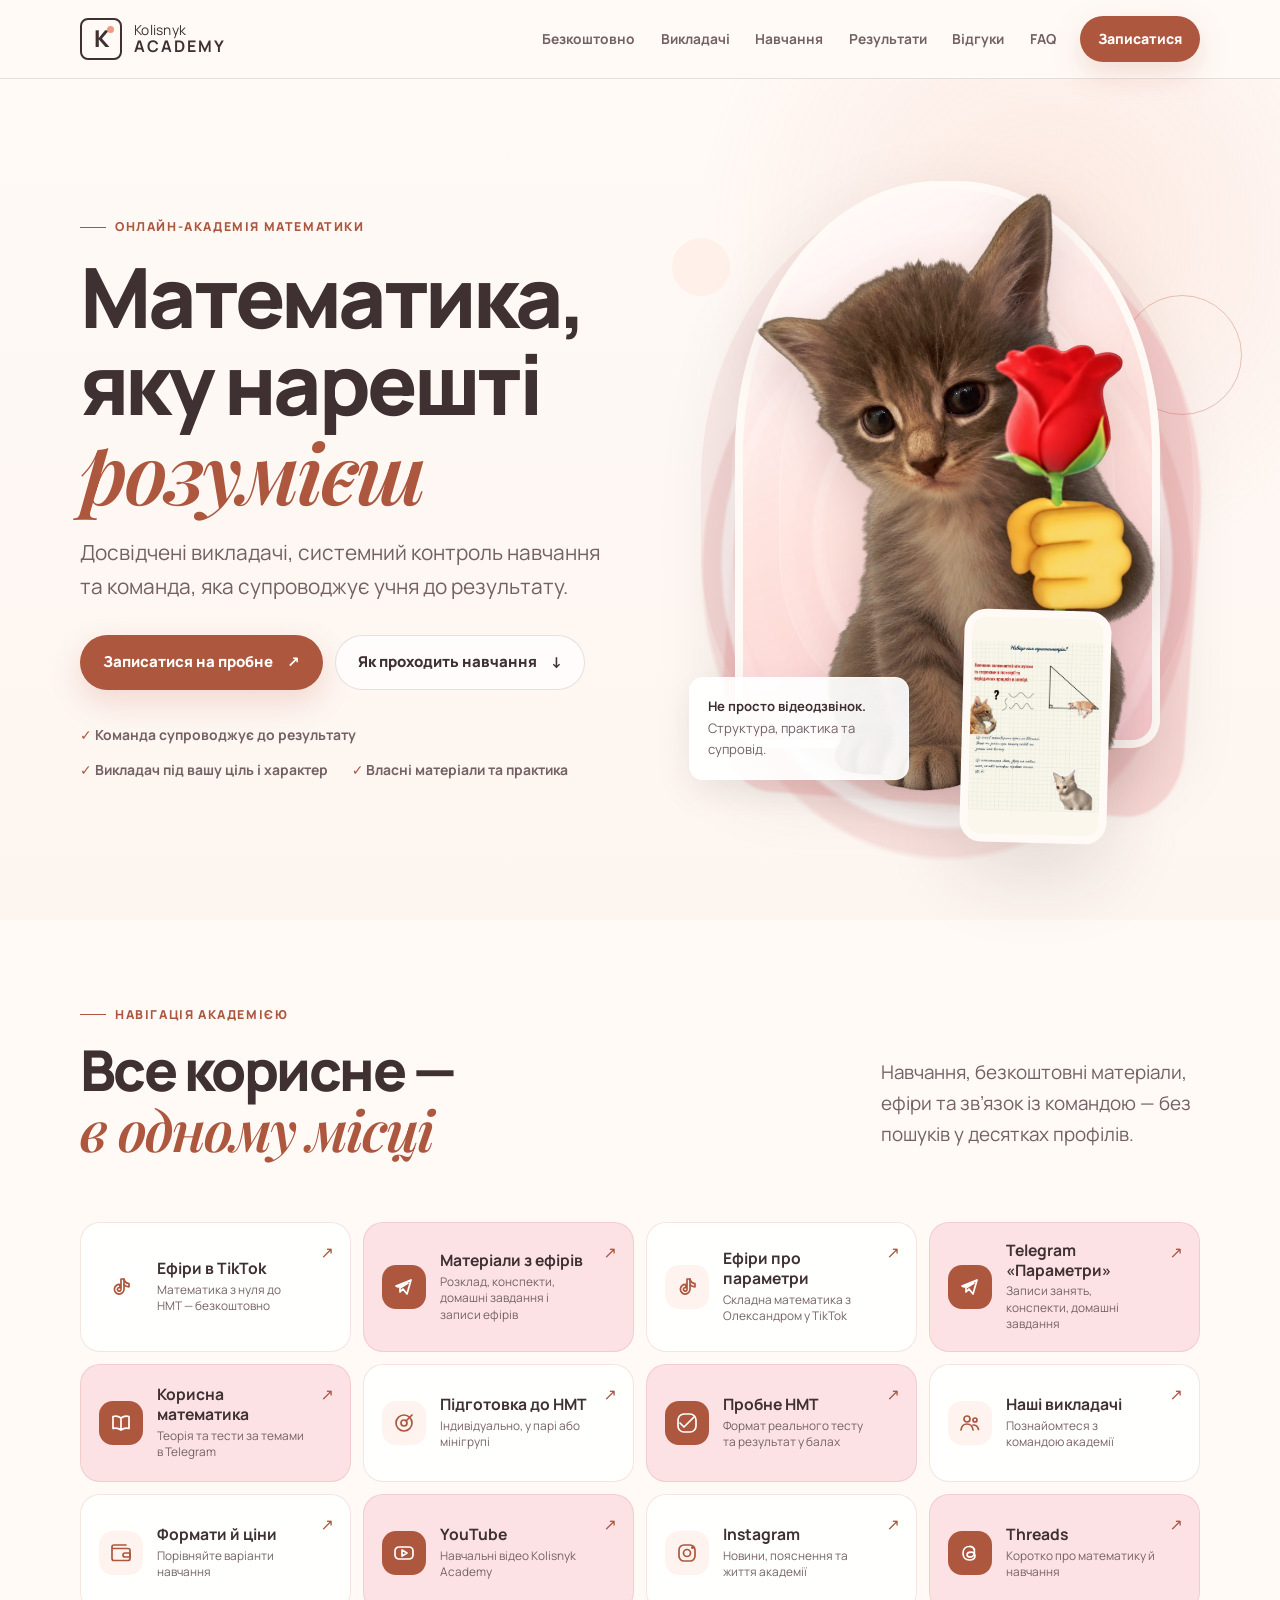
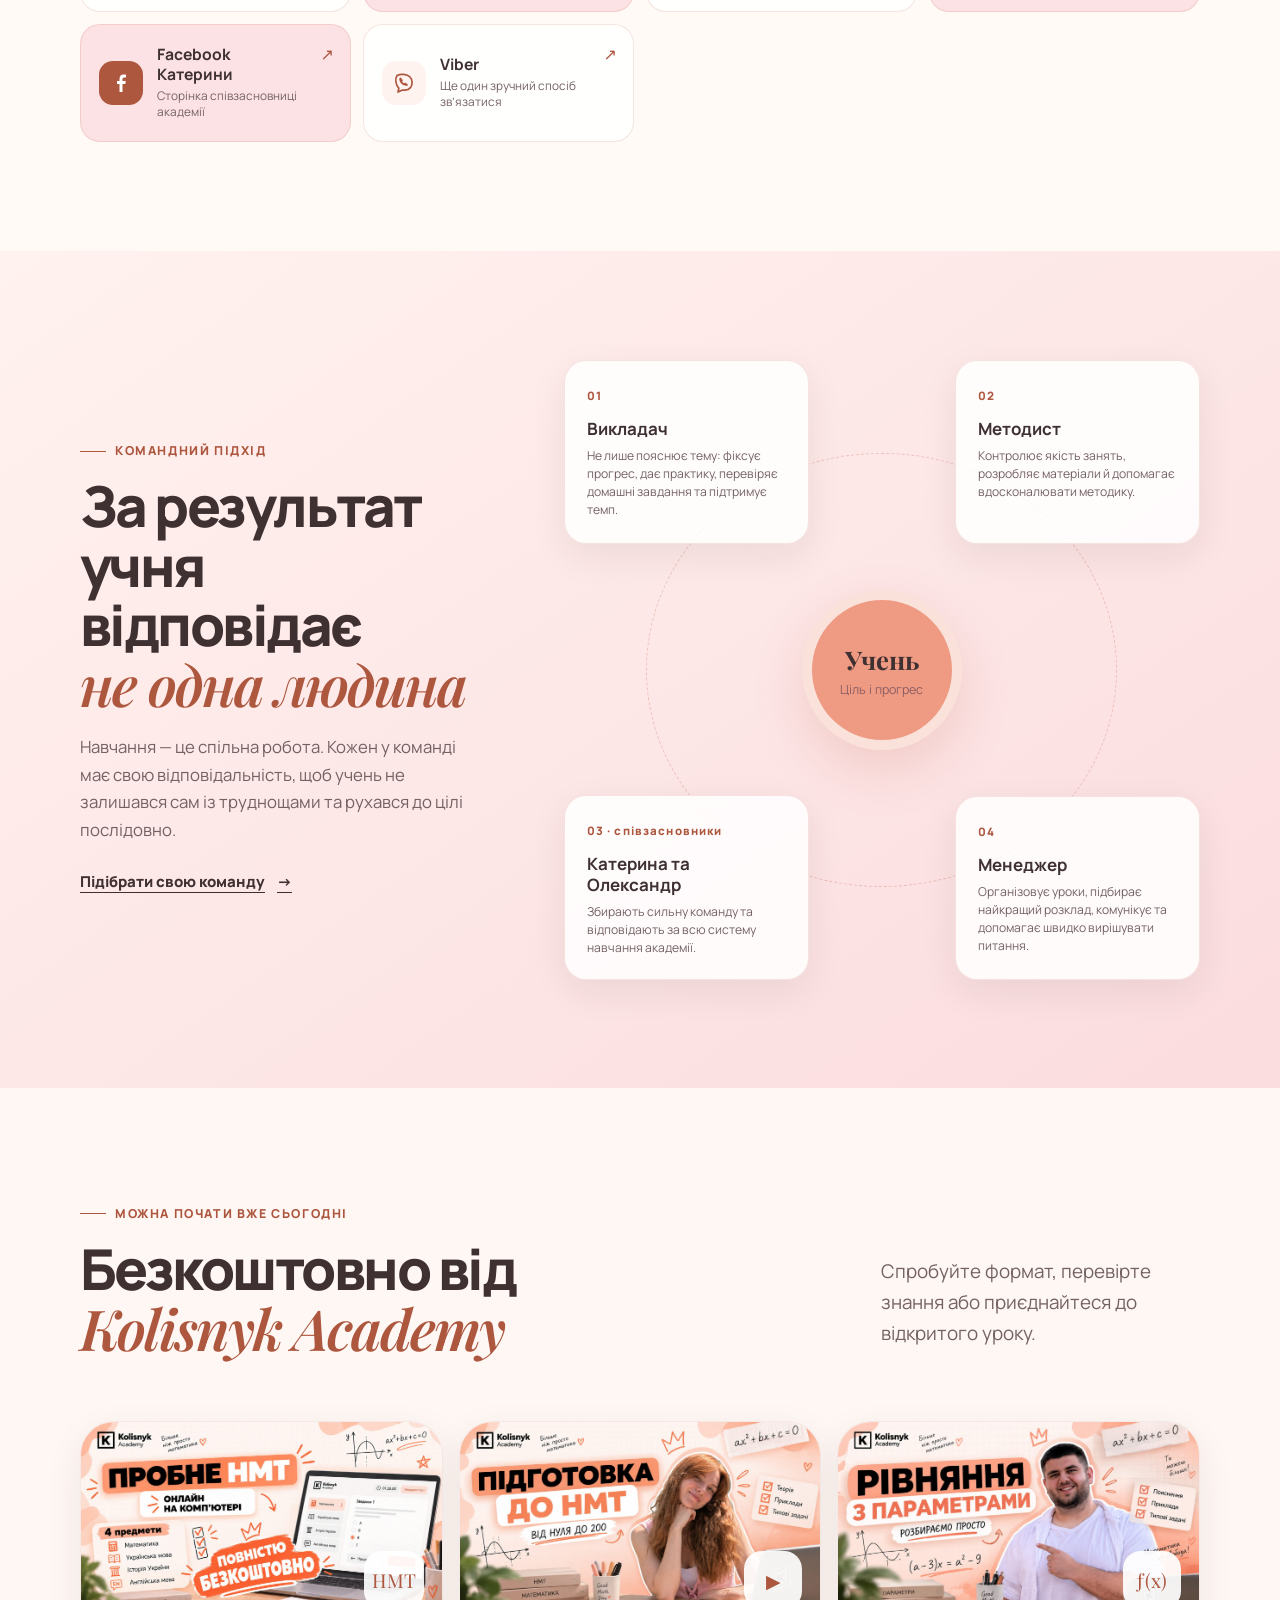
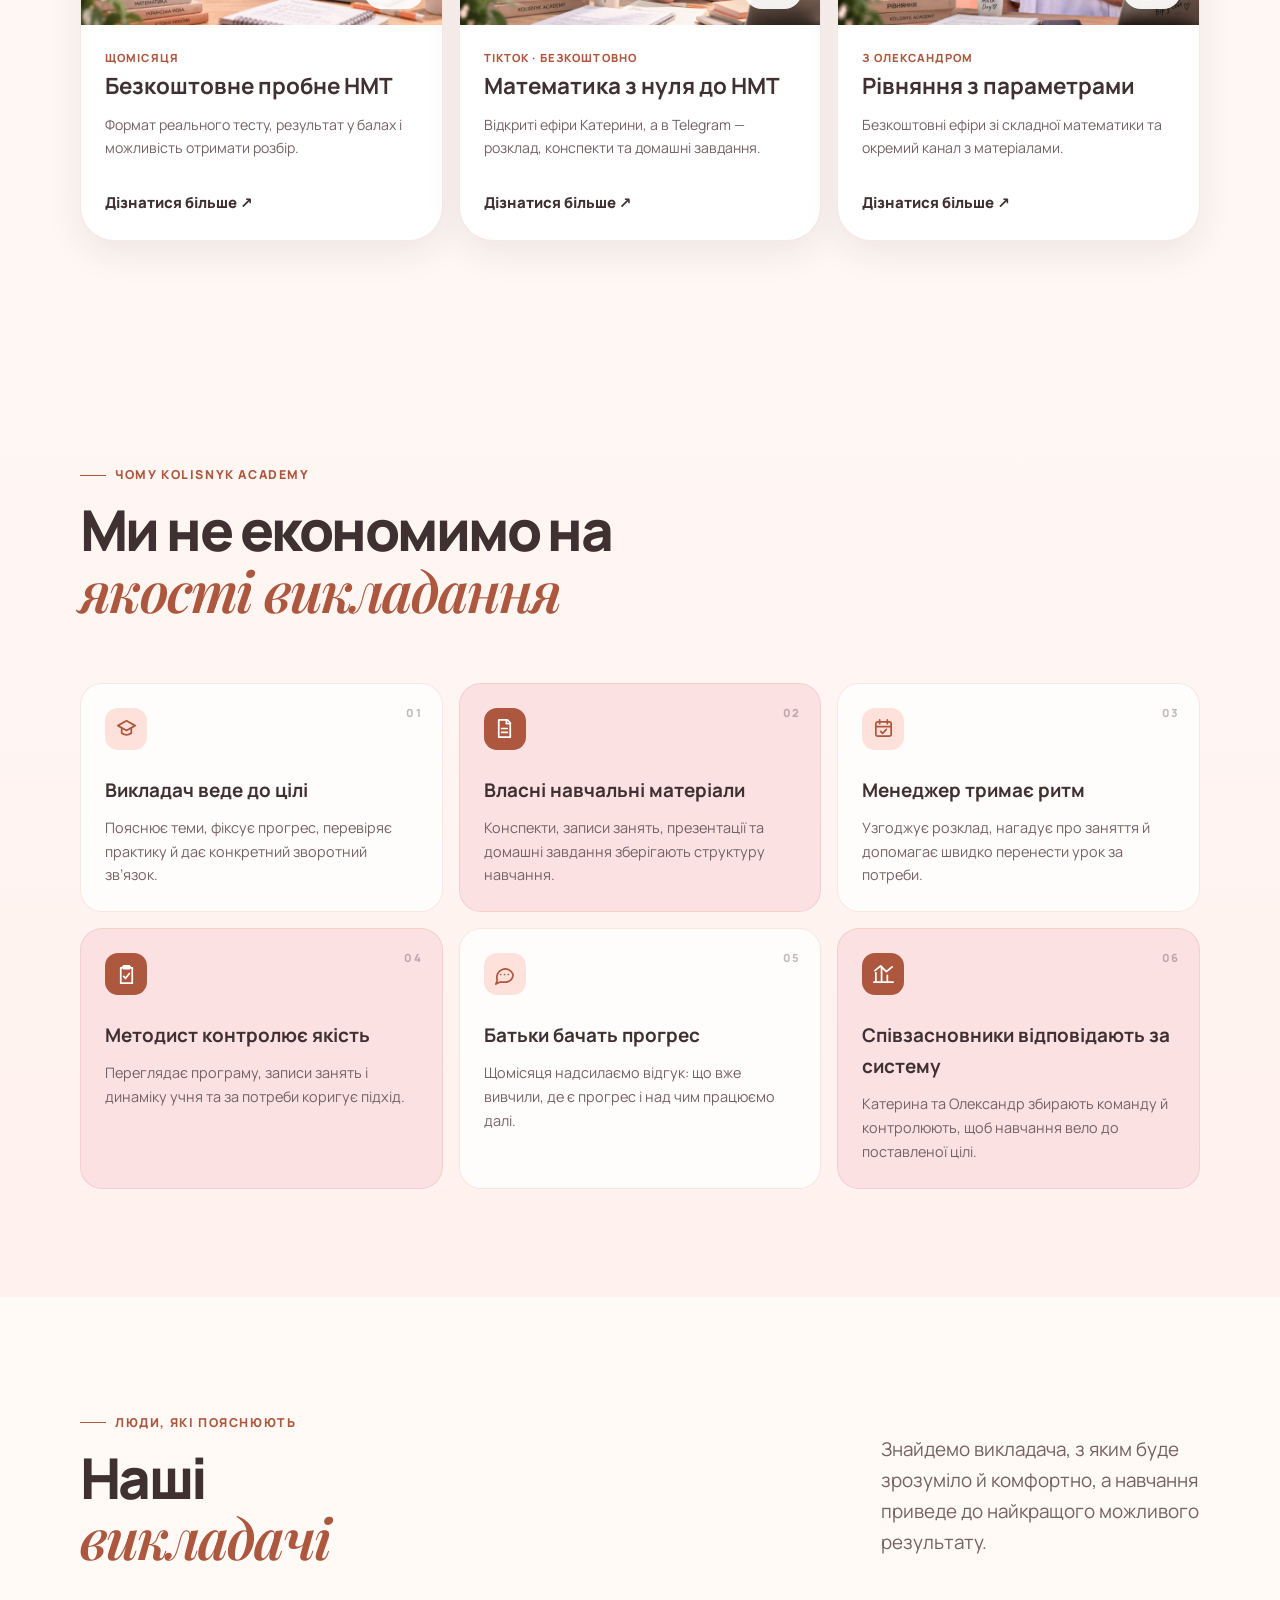
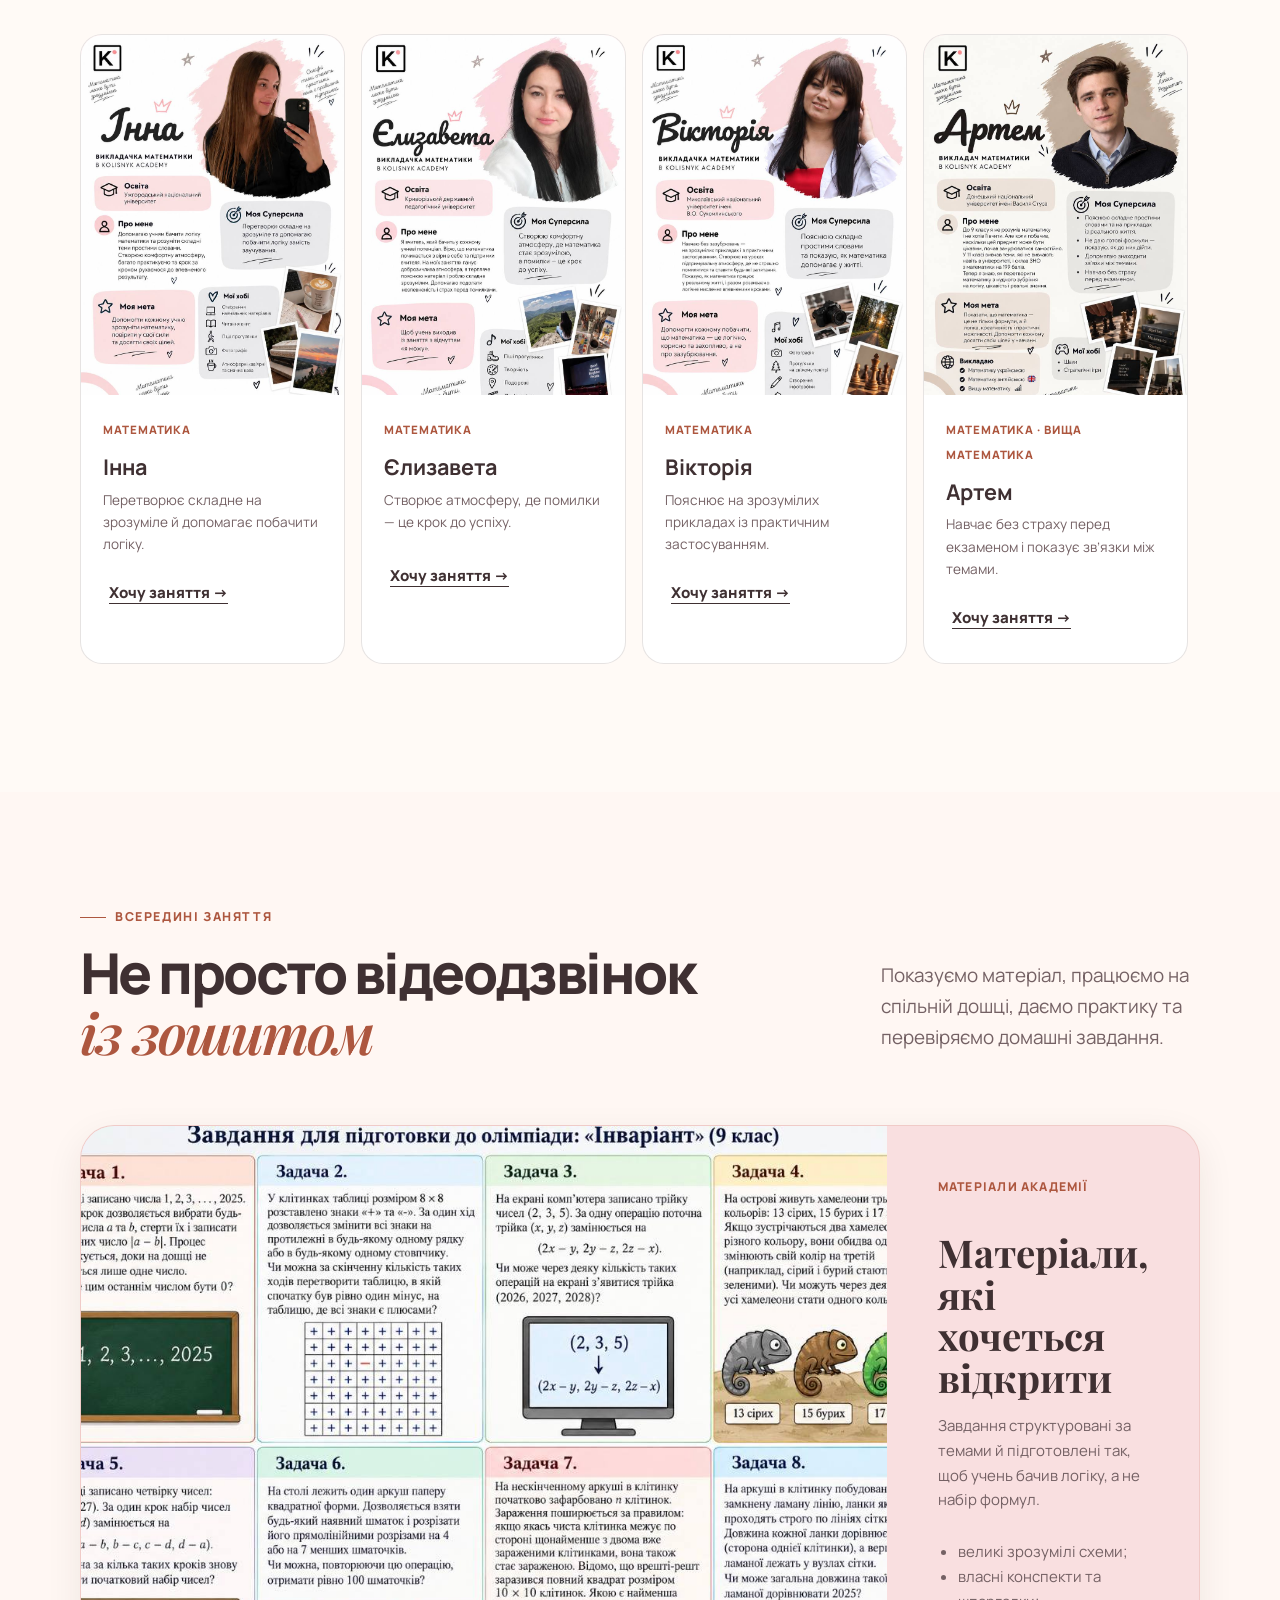
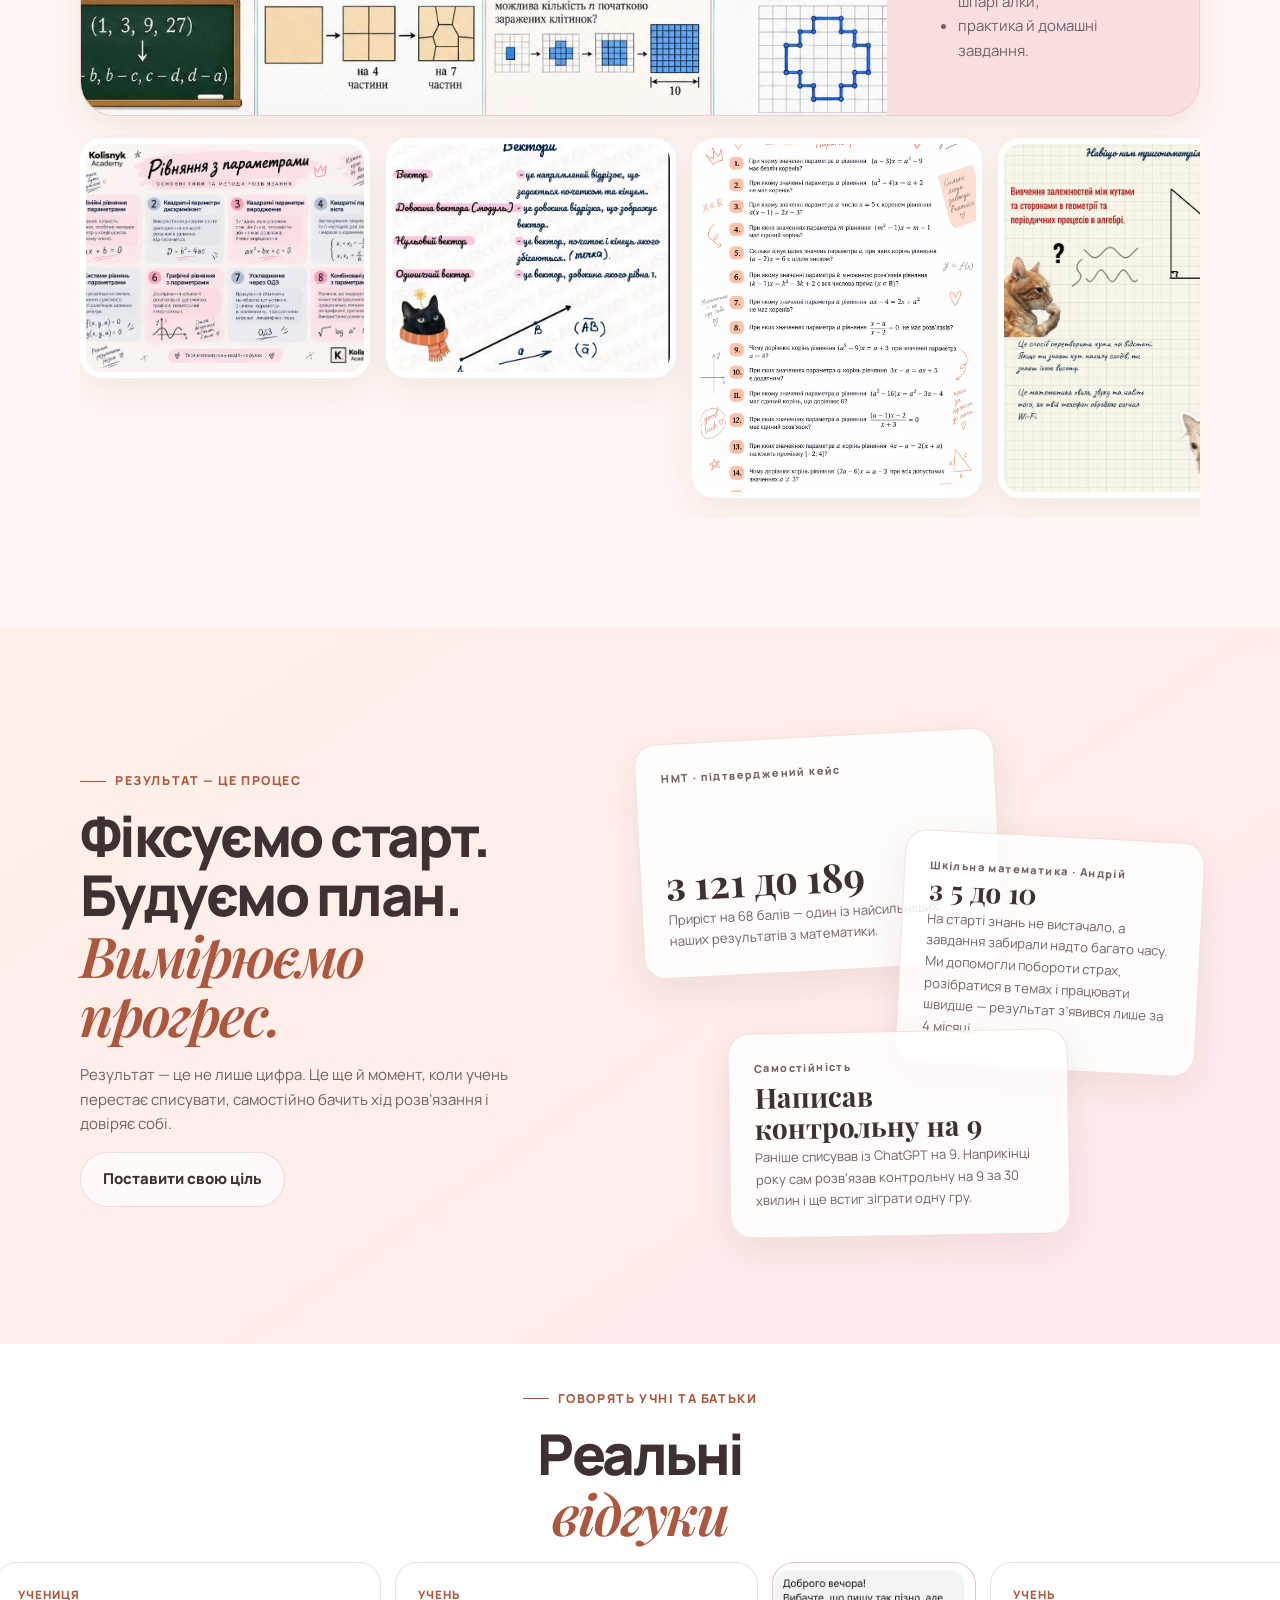
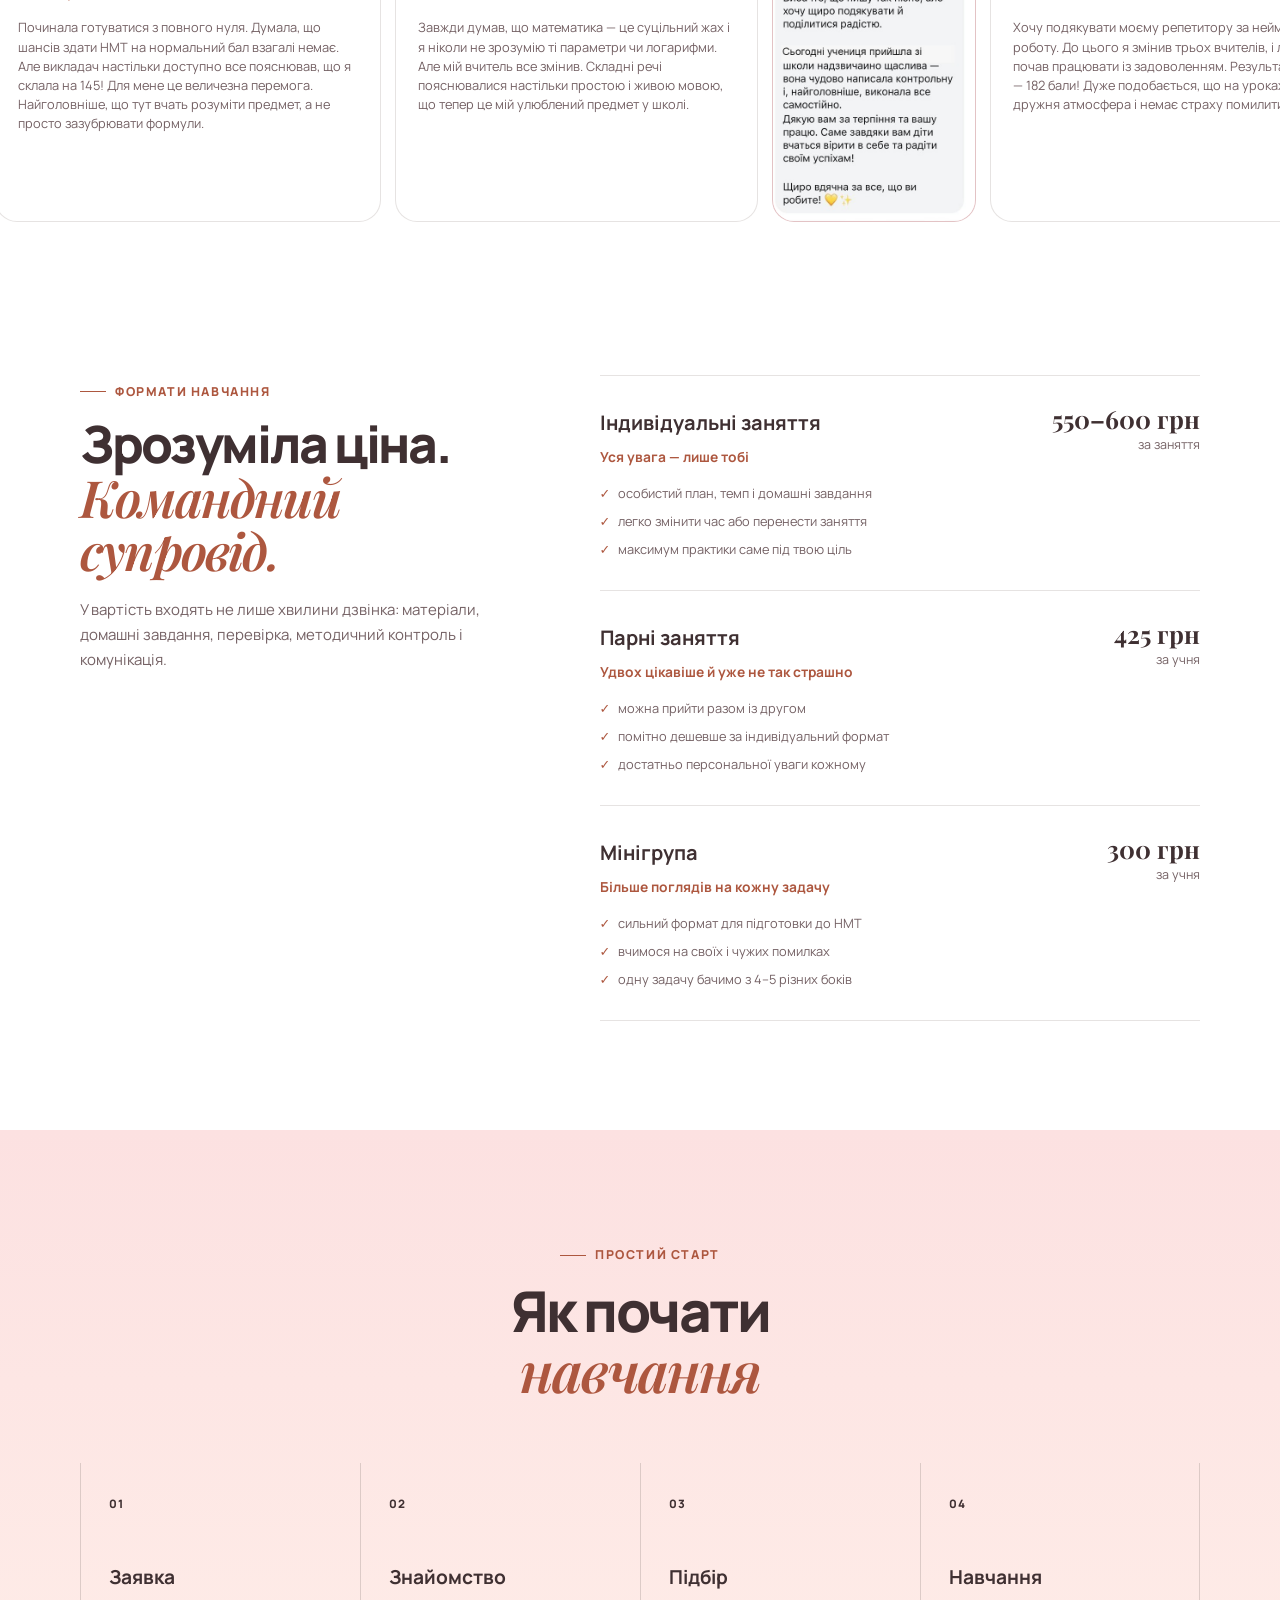
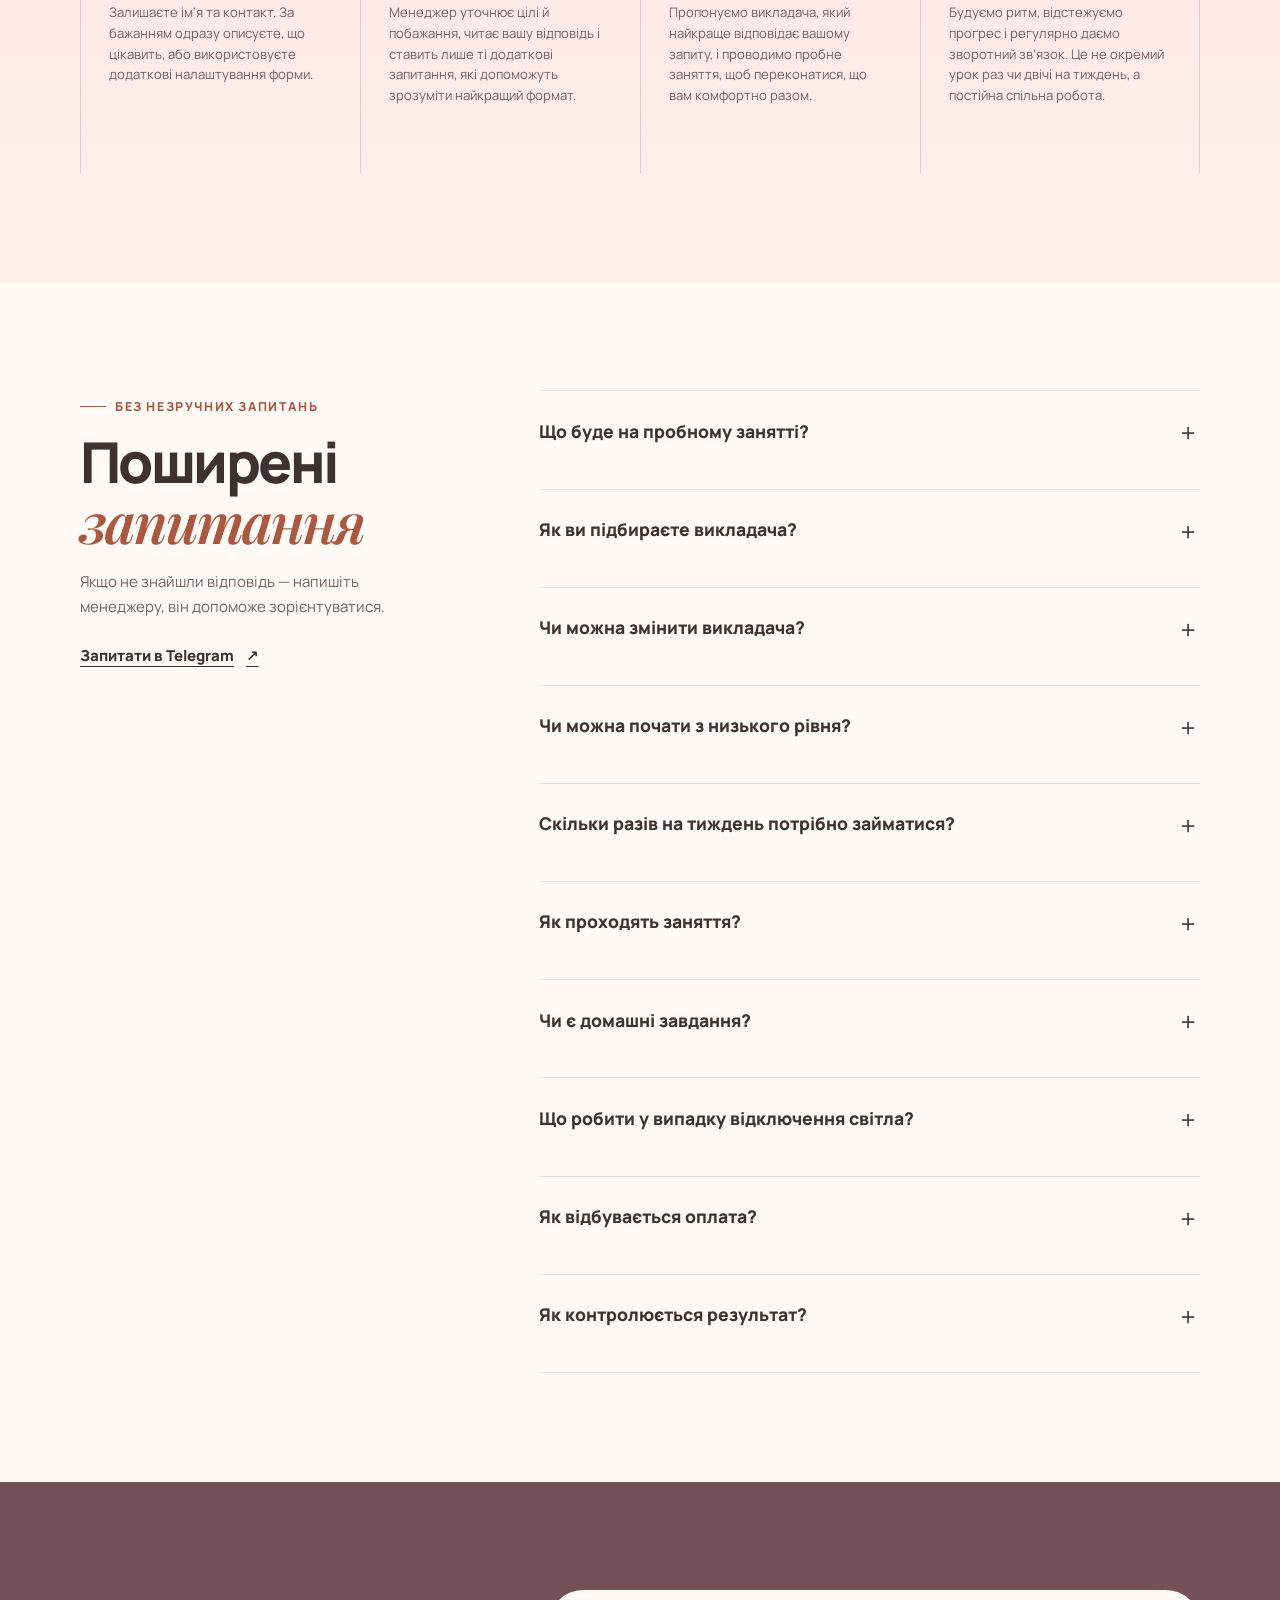
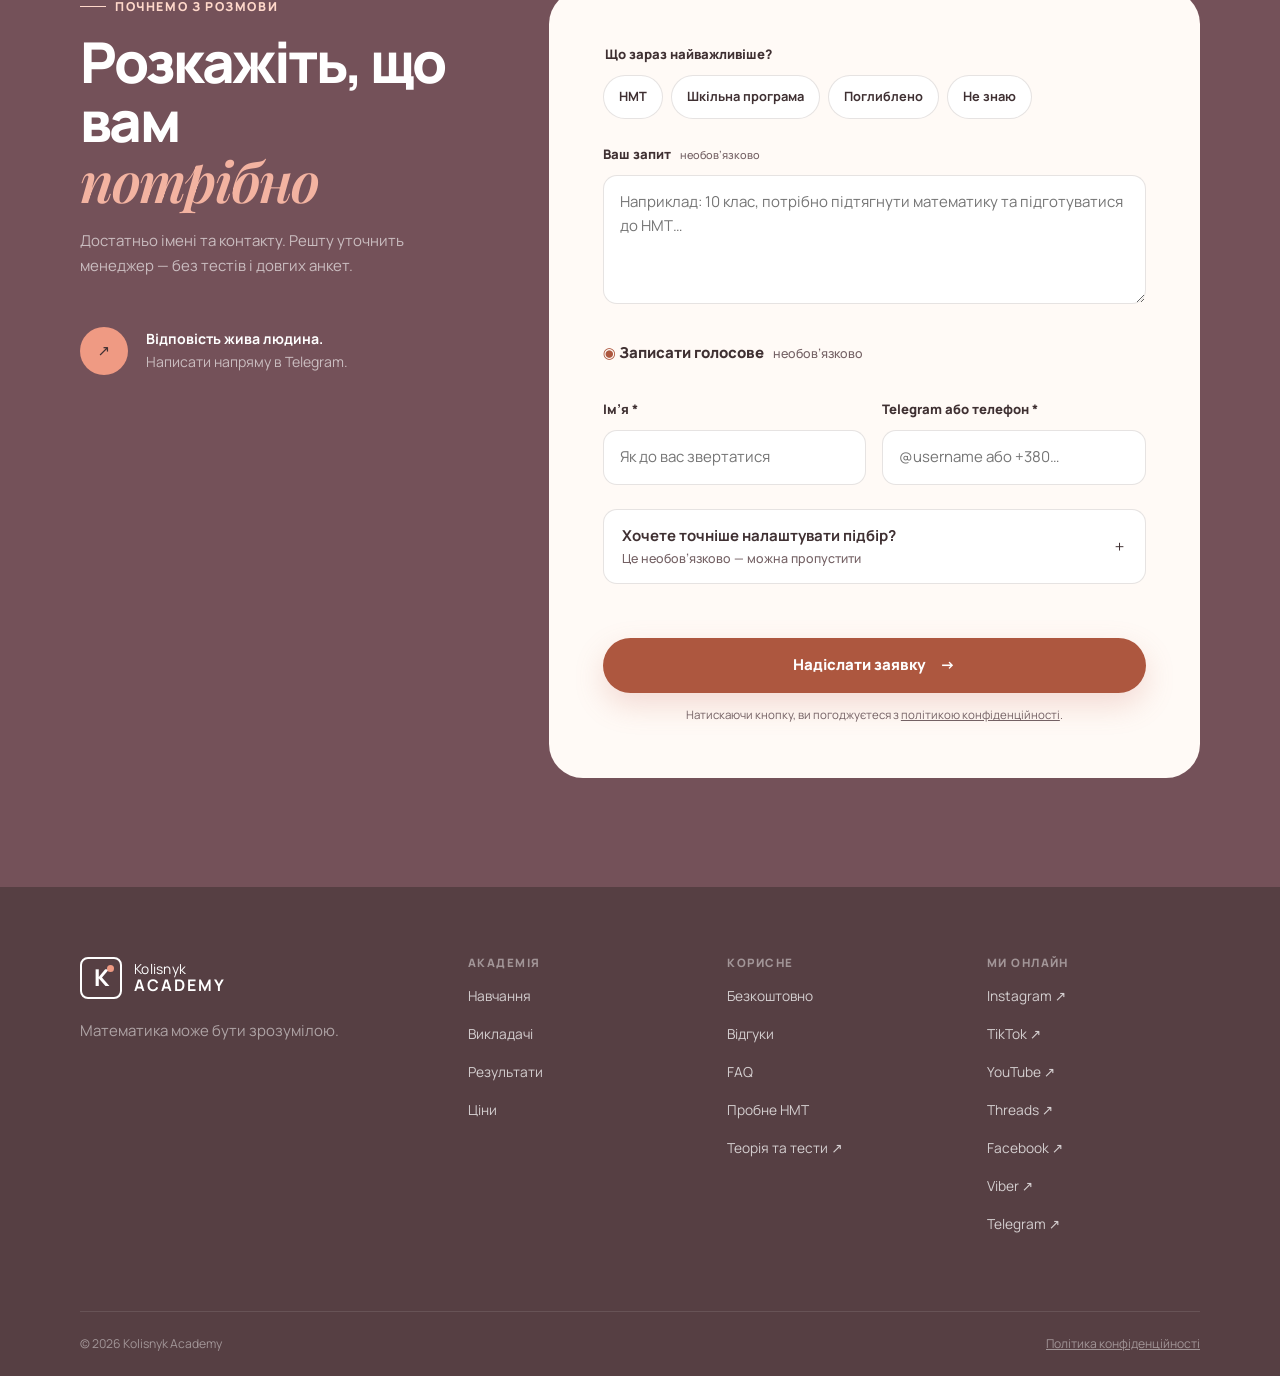
<file: index.html>
<!doctype html>
<html lang="uk">
<head>
  <meta charset="utf-8">
  <meta name="viewport" content="width=device-width, initial-scale=1">
  <title>Kolisnyk Academy — математика, яку розумієш</title>
  <meta name="description" content="Онлайн-академія математики: досвідчені викладачі, методичний контроль, навчальні матеріали та команда, яка супроводжує учня до результату.">
  <link rel="canonical" href="https://olexanderkolsnyk.github.io/Kolisnyk-Academy/">
  <meta property="og:type" content="website">
  <meta property="og:locale" content="uk_UA">
  <meta property="og:title" content="Kolisnyk Academy — математика, яку розумієш">
  <meta property="og:description" content="За результат учня відповідає не один репетитор, а команда.">
  <meta property="og:url" content="https://olexanderkolsnyk.github.io/Kolisnyk-Academy/">
  <meta property="og:image" content="https://olexanderkolsnyk.github.io/Kolisnyk-Academy/assets/images/brand/logo-square.png">
  <meta name="theme-color" content="#fffaf6">
  <link rel="icon" type="image/png" href="assets/images/brand/logo-square.png">
  <link rel="preconnect" href="https://fonts.googleapis.com">
  <link rel="preconnect" href="https://fonts.gstatic.com" crossorigin>
  <link href="https://fonts.googleapis.com/css2?family=Manrope:wght@400;500;600;700;800&family=Playfair+Display:wght@600;700&display=swap" rel="stylesheet">
  <link rel="stylesheet" href="css/style.css?v=20261027-4">
  <script type="application/ld+json">{"@context":"https://schema.org","@type":"EducationalOrganization","name":"Kolisnyk Academy","url":"https://olexanderkolsnyk.github.io/Kolisnyk-Academy/","logo":"https://olexanderkolsnyk.github.io/Kolisnyk-Academy/assets/images/brand/logo-square.png","sameAs":["https://www.instagram.com/kolisnyk_academy","https://www.tiktok.com/@kolisnyk_academy","https://www.youtube.com/@kolisnyk_academy","https://www.threads.com/@kolisnyk_academy","https://www.facebook.com/katerina.kolisnik.727264","https://t.me/kolisnyk_academy"],"areaServed":"UA","description":"Онлайн-академія математики з командним супроводом навчання."}</script>
  <!-- Meta Pixel Code -->
  <script>!function(f,b,e,v,n,t,s){if(f.fbq)return;n=f.fbq=function(){n.callMethod?n.callMethod.apply(n,arguments):n.queue.push(arguments)};if(!f._fbq)f._fbq=n;n.push=n;n.loaded=!0;n.version='2.0';n.queue=[];t=b.createElement(e);t.async=!0;t.src=v;s=b.getElementsByTagName(e)[0];s.parentNode.insertBefore(t,s)}(window,document,'script','https://connect.facebook.net/en_US/fbevents.js');fbq('init','1091402866768090');fbq('track','PageView');</script>
  <noscript><img height="1" width="1" style="display:none" alt="" src="https://www.facebook.com/tr?id=1091402866768090&ev=PageView&noscript=1"></noscript>
  <!-- Microsoft Clarity -->
  <script type="text/javascript">
    (function(c,l,a,r,i,t,y){
        c[a]=c[a]||function(){(c[a].q=c[a].q||[]).push(arguments)};
        t=l.createElement(r);t.async=1;t.src="https://www.clarity.ms/tag/"+i;
        y=l.getElementsByTagName(r)[0];y.parentNode.insertBefore(t,y);
    })(window, document, "clarity", "script", "z3pvdbuzs1");
  </script>
</head>
<body>
  <a class="skip-link" href="#main">До основного вмісту</a>
  <header class="site-header" id="top">
    <div class="container header-inner">
      <a class="brand" href="#top" aria-label="Kolisnyk Academy — на початок сторінки"><span class="brand-mark" aria-hidden="true">K<span></span></span><span class="brand-copy">Kolisnyk <strong>Academy</strong></span></a>
      <nav class="desktop-nav" aria-label="Основна навігація"><a href="#free">Безкоштовно</a><a href="#teachers">Викладачі</a><a href="#learning">Навчання</a><a href="#results">Результати</a><a href="#reviews">Відгуки</a><a href="#faq">FAQ</a></nav>
      <div class="header-actions"><a class="button button-small button-primary header-cta js-lead-cta" data-cta-location="header" href="#lead-form">Записатися</a><button class="menu-button" type="button" aria-label="Відкрити меню" aria-expanded="false" aria-controls="mobile-menu"><span></span><span></span><span></span></button></div>
    </div>
    <nav class="mobile-nav" id="mobile-menu" aria-label="Мобільна навігація" hidden><a href="#free">Безкоштовно</a><a href="#teachers">Викладачі</a><a href="#learning">Навчання</a><a href="#results">Результати</a><a href="#reviews">Відгуки</a><a href="#prices">Ціни</a><a href="#faq">FAQ</a></nav>
  </header>

  <main id="main">
    <section class="hero section">
      <div class="container hero-grid">
        <div class="hero-copy">
          <span class="eyebrow">Онлайн-академія математики</span>
          <h1>Математика, яку нарешті <em>розумієш</em></h1>
          <p class="hero-lead">Досвідчені викладачі, системний контроль навчання та команда, яка супроводжує учня до результату.</p>
          <div class="hero-actions"><a class="button button-primary js-lead-cta" data-cta-location="hero-primary" href="#lead-form">Записатися на пробне <span aria-hidden="true">↗</span></a><a class="button button-ghost" href="#learning">Як проходить навчання <span aria-hidden="true">↓</span></a></div>
          <ul class="trust-list" aria-label="Головні переваги академії"><li><span>✓</span> Команда супроводжує до результату</li><li><span>✓</span> Викладач під вашу ціль і характер</li><li><span>✓</span> Власні матеріали та практика</li></ul>
        </div>
        <div class="hero-visual" aria-label="Навчання в Kolisnyk Academy">
          <figure class="hero-photo hero-photo-main"><img src="assets/images/hero/cat-rose-full-v2.png" alt="Кіт із трояндою — талісман Kolisnyk Academy" width="846" height="1127" fetchpriority="high"></figure>
          <figure class="hero-photo hero-photo-lesson"><img src="assets/images/lessons/material-12-trigonometry-intro.jpg" alt="Навіщо нам тригонометрія — конспект із прямокутним трикутником" width="637" height="821"></figure>
          <div class="hero-note"><strong>Не просто відеодзвінок.</strong><span>Структура, практика та супровід.</span></div><div class="orbit orbit-one" aria-hidden="true"></div><div class="orbit orbit-two" aria-hidden="true"></div>
        </div>
      </div>
    </section>

    <section class="quick-links section" aria-labelledby="links-title"><div class="container"><div class="section-heading split-heading"><div><span class="eyebrow">Навігація академією</span><h2 id="links-title">Все корисне — <em>в одному місці</em></h2></div><p>Навчання, безкоштовні матеріали, ефіри та зв’язок із командою — без пошуків у десятках профілів.</p></div><div class="links-grid" id="links-grid"></div></div></section>

    <section class="team section" aria-labelledby="team-title"><div class="container team-shell"><div class="team-copy"><span class="eyebrow eyebrow-light">Командний підхід</span><h2 id="team-title">За результат учня відповідає <em>не одна людина</em></h2><p>Навчання — це спільна робота. Кожен у команді має свою відповідальність, щоб учень не залишався сам із труднощами та рухався до цілі послідовно.</p><a class="text-link js-lead-cta" data-cta-location="team" href="#lead-form">Підібрати свою команду <span aria-hidden="true">→</span></a></div><div class="team-map" role="img" aria-label="Учня супроводжують викладач, методист, менеджер і співзасновники Катерина та Олександр"><div class="student-node"><span>Учень</span><small>Ціль і прогрес</small></div><div class="team-line" aria-hidden="true"></div><div class="role-card role-teacher"><span>01</span><h3>Викладач</h3><p>Не лише пояснює тему: фіксує прогрес, дає практику, перевіряє домашні завдання та підтримує темп.</p></div><div class="role-card role-methodist"><span>02</span><h3>Методист</h3><p>Контролює якість занять, розробляє матеріали й допомагає вдосконалювати методику.</p></div><div class="role-card role-owner"><span>03 · співзасновники</span><h3>Катерина та Олександр</h3><p>Збирають сильну команду та відповідають за всю систему навчання академії.</p></div><div class="role-card role-manager"><span>04</span><h3>Менеджер</h3><p>Організовує уроки, підбирає найкращий розклад, комунікує та допомагає швидко вирішувати питання.</p></div></div></div></section>

    <section class="free section" id="free" aria-labelledby="free-title"><div class="container"><div class="section-heading split-heading"><div><span class="eyebrow">Можна почати вже сьогодні</span><h2 id="free-title">Безкоштовно від <em>Kolisnyk Academy</em></h2></div><p>Спробуйте формат, перевірте знання або приєднайтеся до відкритого уроку.</p></div><div class="free-grid" id="free-grid"></div></div></section>

    <section class="quality section" aria-labelledby="quality-title"><div class="container"><div class="section-heading"><span class="eyebrow">Чому Kolisnyk Academy</span><h2 id="quality-title">Ми не економимо на <em>якості викладання</em></h2></div><div class="quality-grid">
      <article class="quality-card"><span class="card-number">01</span><span class="icon-chip" aria-hidden="true"><svg viewBox="0 0 24 24"><path d="m3 9 9-5 9 5-9 5-9-5Z"/><path d="M7 12v5c3 2 7 2 10 0v-5"/></svg></span><h3>Викладач веде до цілі</h3><p>Пояснює теми, фіксує прогрес, перевіряє практику й дає конкретний зворотний зв’язок.</p></article>
      <article class="quality-card"><span class="card-number">02</span><span class="icon-chip" aria-hidden="true"><svg viewBox="0 0 24 24"><path d="M6 3h9l3 3v15H6V3Z"/><path d="M14 3v4h4M9 12h6M9 16h6"/></svg></span><h3>Власні навчальні матеріали</h3><p>Конспекти, записи занять, презентації та домашні завдання зберігають структуру навчання.</p></article>
      <article class="quality-card"><span class="card-number">03</span><span class="icon-chip" aria-hidden="true"><svg viewBox="0 0 24 24"><rect x="4" y="5" width="16" height="15" rx="2"/><path d="M8 3v4M16 3v4M4 10h16M9 15l2 2 4-4"/></svg></span><h3>Менеджер тримає ритм</h3><p>Узгоджує розклад, нагадує про заняття й допомагає швидко перенести урок за потреби.</p></article>
      <article class="quality-card"><span class="card-number">04</span><span class="icon-chip" aria-hidden="true"><svg viewBox="0 0 24 24"><path d="M8 4h8M9 3h6v3H9zM6 5h12v16H6z"/><path d="m9 14 2 2 4-5"/></svg></span><h3>Методист контролює якість</h3><p>Переглядає програму, записи занять і динаміку учня та за потреби коригує підхід.</p></article>
      <article class="quality-card"><span class="card-number">05</span><span class="icon-chip" aria-hidden="true"><svg viewBox="0 0 24 24"><path d="M21 12a8 8 0 0 1-8 8H7l-4 2 1.5-4A8 8 0 1 1 21 12Z"/><path d="M8 12h.01M12 12h.01M16 12h.01"/></svg></span><h3>Батьки бачать прогрес</h3><p>Щомісяця надсилаємо відгук: що вже вивчили, де є прогрес і над чим працюємо далі.</p></article>
      <article class="quality-card"><span class="card-number">06</span><span class="icon-chip" aria-hidden="true"><svg viewBox="0 0 24 24"><path d="M4 20V10M10 20V4M16 20v-7M22 20H2"/><path d="m3 8 6-5 6 6 6-5"/></svg></span><h3>Співзасновники відповідають за систему</h3><p>Катерина та Олександр збирають команду й контролюють, щоб навчання вело до поставленої цілі.</p></article>
    </div></div></section>

    <section class="teachers section" id="teachers" aria-labelledby="teachers-title"><div class="container"><div class="section-heading split-heading"><div><span class="eyebrow">Люди, які пояснюють</span><h2 id="teachers-title">Наші <em>викладачі</em></h2></div><p>Знайдемо викладача, з яким буде зрозуміло й комфортно, а навчання приведе до найкращого можливого результату.</p></div><div class="scroll-row teachers-row" id="teachers-list" tabindex="0" aria-label="Викладачі Kolisnyk Academy"></div></div></section>

    <section class="learning section" id="learning" aria-labelledby="learning-title"><div class="container"><div class="section-heading split-heading"><div><span class="eyebrow">Всередині заняття</span><h2 id="learning-title">Не просто відеодзвінок <em>із зошитом</em></h2></div><p>Показуємо матеріал, працюємо на спільній дошці, даємо практику та перевіряємо домашні завдання.</p></div><div class="lesson-feature"><figure class="lesson-main"><img src="assets/images/lessons/material-08-olympiad-tasks.jpg" alt="Завдання для підготовки до олімпіади з математики, 9 клас" width="1179" height="759" loading="lazy"></figure><div class="lesson-copy"><span class="lesson-index">Матеріали академії</span><h3>Матеріали, які хочеться відкрити</h3><p>Завдання структуровані за темами й підготовлені так, щоб учень бачив логіку, а не набір формул.</p><ul><li>великі зрозумілі схеми;</li><li>власні конспекти та шпаргалки;</li><li>практика й домашні завдання.</li></ul></div></div><div class="scroll-row lesson-row" id="lesson-gallery" tabindex="0" aria-label="Приклади навчальних матеріалів"></div></div></section>

    <section class="results section" id="results" aria-labelledby="results-title"><div class="container results-grid"><div class="results-copy"><span class="eyebrow">Результат — це процес</span><h2 id="results-title">Фіксуємо старт. Будуємо план. <em>Вимірюємо прогрес.</em></h2><p>Результат — це не лише цифра. Це ще й момент, коли учень перестає списувати, самостійно бачить хід розв’язання і довіряє собі.</p><a class="button button-ghost js-lead-cta" data-cta-location="results" href="#lead-form">Поставити свою ціль</a></div><div class="result-cards" aria-label="Результати учнів Kolisnyk Academy"><article class="result-placeholder result-score"><span>НМТ · підтверджений кейс</span><strong>з 121 до 189</strong><p>Приріст на 68 балів — один із найсильніших наших результатів з математики.</p></article><article class="result-placeholder result-grade"><span>Шкільна математика · Андрій</span><strong>з 5 до 10</strong><p>На старті знань не вистачало, а завдання забирали надто багато часу. Ми допомогли побороти страх, розібратися в темах і працювати швидше — результат з’явився лише за 4 місяці.</p></article><article class="result-placeholder result-story"><span>Самостійність</span><strong>Написав контрольну на 9</strong><p>Раніше списував із ChatGPT на 9. Наприкінці року сам розв’язав контрольну на 9 за 30 хвилин і ще встиг зіграти одну гру.</p></article></div></div></section>

    <section class="reviews section" id="reviews" aria-labelledby="reviews-title"><div class="container"><div class="section-heading centered"><span class="eyebrow">Говорять учні та батьки</span><h2 id="reviews-title">Реальні <em>відгуки</em></h2></div></div><div class="reviews-marquee" id="reviews-marquee" aria-label="Галерея відгуків"></div></section>

    <section class="prices section" id="prices" aria-labelledby="prices-title"><div class="container price-shell"><div class="price-intro"><span class="eyebrow">Формати навчання</span><h2 id="prices-title">Зрозуміла ціна. <em>Командний супровід.</em></h2><p>У вартість входять не лише хвилини дзвінка: матеріали, домашні завдання, перевірка, методичний контроль і комунікація.</p></div><div class="pricing-list" id="pricing-list"></div></div></section>

    <section class="steps section" aria-labelledby="steps-title"><div class="container"><div class="section-heading centered"><span class="eyebrow">Простий старт</span><h2 id="steps-title">Як почати <em>навчання</em></h2></div><ol class="steps-list"><li><span>01</span><h3>Заявка</h3><p>Залишаєте ім’я та контакт. За бажанням одразу описуєте, що цікавить, або використовуєте додаткові налаштування форми.</p></li><li><span>02</span><h3>Знайомство</h3><p>Менеджер уточнює цілі й побажання, читає вашу відповідь і ставить лише ті додаткові запитання, які допоможуть зрозуміти найкращий формат.</p></li><li><span>03</span><h3>Підбір</h3><p>Пропонуємо викладача, який найкраще відповідає вашому запиту, і проводимо пробне заняття, щоб переконатися, що вам комфортно разом.</p></li><li><span>04</span><h3>Навчання</h3><p>Будуємо ритм, відстежуємо прогрес і регулярно даємо зворотний зв’язок. Це не окремий урок раз чи двічі на тиждень, а постійна спільна робота.</p></li></ol></div></section>

    <section class="faq section" id="faq" aria-labelledby="faq-title"><div class="container faq-grid"><div class="faq-copy"><span class="eyebrow">Без незручних запитань</span><h2 id="faq-title">Поширені <em>запитання</em></h2><p>Якщо не знайшли відповідь — напишіть менеджеру, він допоможе зорієнтуватися.</p><a class="text-link" href="https://t.me/kolisnyk_academy" target="_blank" rel="noopener" data-link-category="telegram-support">Запитати в Telegram <span aria-hidden="true">↗</span></a></div><div class="faq-list" id="faq-list"></div></div></section>

    <section class="lead-section section" id="lead-form" aria-labelledby="lead-title"><div class="container lead-shell"><div class="lead-aside"><span class="eyebrow eyebrow-light">Почнемо з розмови</span><h2 id="lead-title">Розкажіть, що вам <em>потрібно</em></h2><p>Достатньо імені та контакту. Решту уточнить менеджер — без тестів і довгих анкет.</p><a class="lead-promise" href="https://t.me/kolisnyk_academy" target="_blank" rel="noopener" data-link-category="telegram-human"><span>↗</span><p><strong>Відповість жива людина.</strong><br>Написати напряму в Telegram.</p></a></div>
      <form class="lead-form" id="contact-form" novalidate>
        <fieldset class="goal-fieldset"><legend>Що зараз найважливіше?</legend><div class="choice-row"><label><input type="radio" name="goal" value="Підготовка до НМТ"><span>НМТ</span></label><label><input type="radio" name="goal" value="Підтягнути шкільну програму"><span>Шкільна програма</span></label><label><input type="radio" name="goal" value="Поглиблена математика"><span>Поглиблено</span></label><label><input type="radio" name="goal" value="Потрібна порада"><span>Не знаю</span></label></div></fieldset>
        <div class="field"><label for="user-message">Ваш запит <small>необов’язково</small></label><textarea id="user-message" rows="4" placeholder="Наприклад: 10 клас, потрібно підтягнути математику та підготуватися до НМТ…"></textarea></div>
        <div class="voice-block"><button class="voice-open" id="voice-open" type="button"><span aria-hidden="true">◉</span> Записати голосове <small>необов’язково</small></button><div class="voice-panel" id="voice-panel" hidden><div class="voice-status"><span class="voice-dot"></span><strong id="voice-status">Готово до запису</strong><time id="voice-timer">00:00</time></div><div class="voice-actions"><button class="button button-small button-dark" id="voice-record" type="button">Почати запис</button><button class="button button-small button-ghost" id="voice-delete" type="button" hidden>Видалити</button></div><audio id="voice-preview" controls hidden></audio><label class="voice-confirm" id="voice-confirm-wrap" hidden><input type="checkbox" id="voice-confirm"> <span>Підтверджую додавання цього голосового до заявки</span></label></div></div>
        <div class="field-row"><div class="field"><label for="user-name">Ім’я <span aria-hidden="true">*</span></label><input id="user-name" type="text" autocomplete="name" placeholder="Як до вас звертатися" required></div><div class="field"><label for="user-contact">Telegram або телефон <span aria-hidden="true">*</span></label><input id="user-contact" type="text" autocomplete="tel" placeholder="@username або +380…" required></div></div>
        <details class="preferences"><summary><span><strong>Хочете точніше налаштувати підбір?</strong><small>Це необов’язково — можна пропустити</small></span><span aria-hidden="true">＋</span></summary><div class="preferences-body"><div class="field"><label for="selected-teacher">Бажаний викладач</label><select id="selected-teacher"><option value="">Довіряю підбір команді</option></select></div><label class="range-field"><span>Темп пояснення <output id="pace-output">Збалансований</output></span><input id="pref-pace" type="range" min="1" max="3" value="2"></label><label class="range-field"><span>Стиль комунікації <output id="style-output">Доброзичливий</output></span><input id="pref-style" type="range" min="1" max="3" value="2"></label><label class="range-field"><span>Рівень контролю <output id="control-output">Помірний</output></span><input id="pref-control" type="range" min="1" max="3" value="2"></label><label class="range-field"><span>Формат пояснення <output id="format-output">Теорія + практика</output></span><input id="pref-format" type="range" min="1" max="3" value="2"></label></div></details>
        <p class="form-error" id="form-error" role="alert" aria-live="polite"></p><button class="button button-primary submit-button" id="submit-btn" type="submit">Надіслати заявку <span aria-hidden="true">→</span></button><p class="privacy-note">Натискаючи кнопку, ви погоджуєтеся з <a href="privacy.html">політикою конфіденційності</a>.</p>
      </form>
    </div></section>
  </main>

  <footer class="site-footer"><div class="container footer-grid"><div class="footer-brand"><a class="brand brand-light" href="#top"><span class="brand-mark">K<span></span></span><span class="brand-copy">Kolisnyk <strong>Academy</strong></span></a><p>Математика може бути зрозумілою.</p></div><div><h2>Академія</h2><a href="#learning">Навчання</a><a href="#teachers">Викладачі</a><a href="#results">Результати</a><a href="#prices">Ціни</a></div><div><h2>Корисне</h2><a href="#free">Безкоштовно</a><a href="#reviews">Відгуки</a><a href="#faq">FAQ</a><a href="https://olexanderkolsnyk.github.io/PNMT/" target="_blank" rel="noopener">Пробне НМТ</a><a href="https://t.me/katerina_math_nmt2" target="_blank" rel="noopener">Теорія та тести ↗</a></div><div><h2>Ми онлайн</h2><a href="https://www.instagram.com/kolisnyk_academy" target="_blank" rel="noopener">Instagram ↗</a><a href="https://www.tiktok.com/@kolisnyk_academy" target="_blank" rel="noopener">TikTok ↗</a><a href="https://www.youtube.com/@kolisnyk_academy" target="_blank" rel="noopener">YouTube ↗</a><a href="https://www.threads.com/@kolisnyk_academy?igshid=NTc4MTIwNjQ2YQ==" target="_blank" rel="noopener">Threads ↗</a><a href="https://www.facebook.com/katerina.kolisnik.727264" target="_blank" rel="noopener">Facebook ↗</a><a href="https://r.mssg.me/m/697bfcc0610fc48495b6ee1d" target="_blank" rel="noopener">Viber ↗</a><a href="https://t.me/kolisnyk_academy" target="_blank" rel="noopener">Telegram ↗</a></div></div><div class="container footer-bottom"><p>© <span id="current-year"></span> Kolisnyk Academy</p><a href="privacy.html">Політика конфіденційності</a></div></footer>
  <a class="mobile-sticky-cta button button-primary js-lead-cta" data-cta-location="mobile-sticky" href="#lead-form">Записатися на пробне</a>
  <dialog class="success-dialog" id="success-dialog"><button class="dialog-close" id="success-close" type="button" aria-label="Закрити">×</button><span class="success-mark" aria-hidden="true">✓</span><h2>Готово 🎉</h2><p>Менеджер Kolisnyk Academy зв’яжеться з вами та допоможе підібрати викладача.</p><div class="success-links"><a href="https://t.me/kolisnyk_academy" target="_blank" rel="noopener">Написати в Telegram <span>↗</span></a><a href="https://olexanderkolsnyk.github.io/PNMT/" target="_blank" rel="noopener">Спробувати пробне НМТ <span>↗</span></a><a href="#teachers" data-close-dialog>Познайомитися з викладачами <span>↓</span></a></div></dialog>
  <script src="js/data.js?v=20261021-2" defer></script><script src="js/analytics.js?v=20261026-1" defer></script><script src="js/main.js?v=20261027-3" defer></script><script src="js/form.js?v=20261021-2" defer></script>
</body>
</html>
</file>
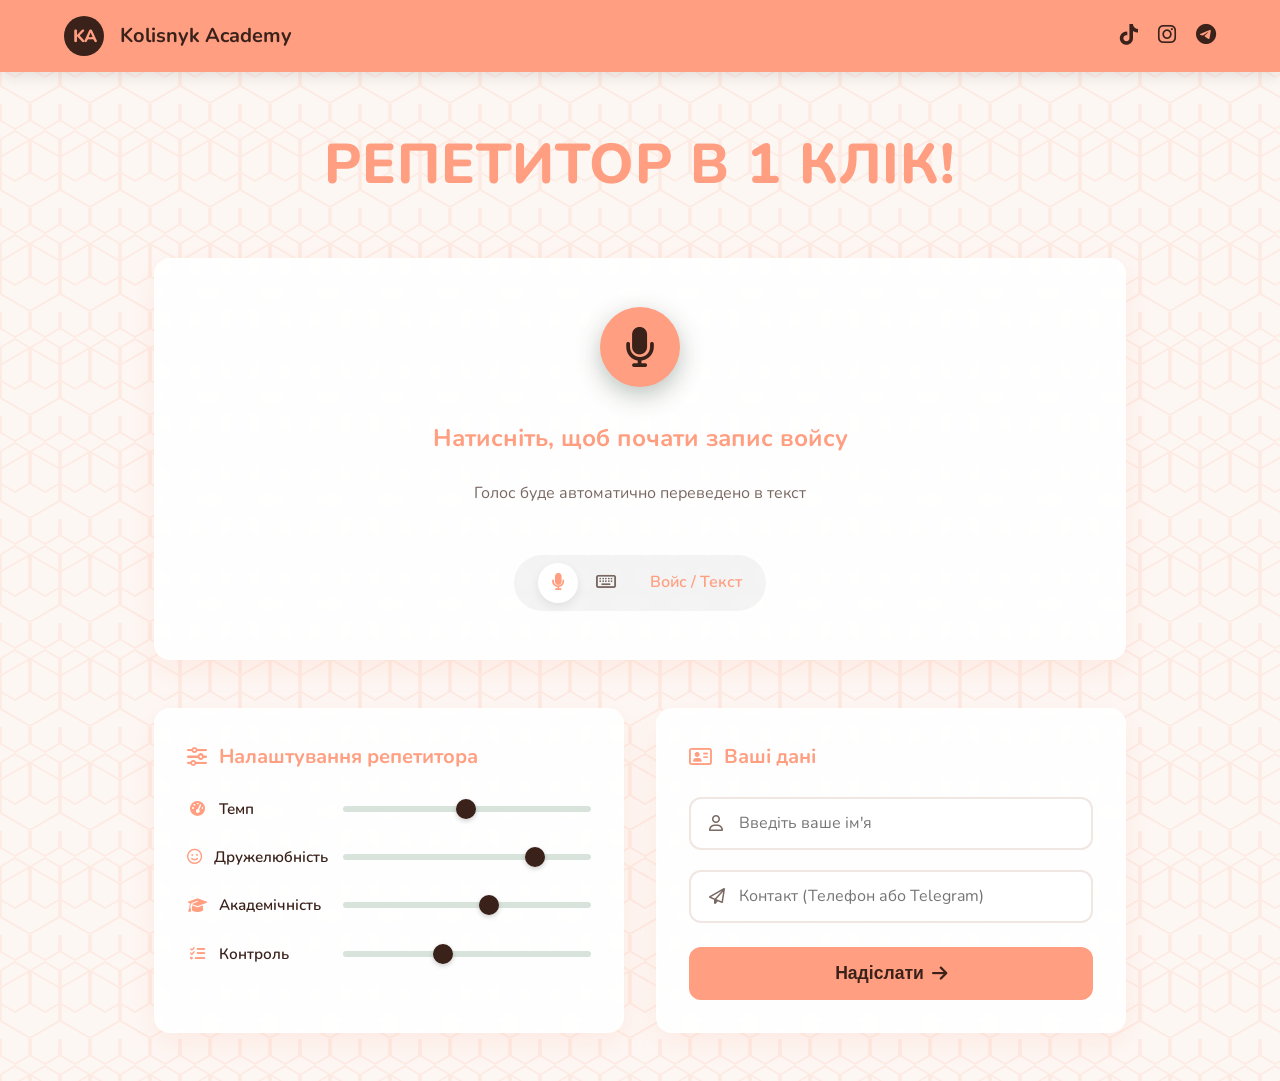
<file: kolisnyk_academy (2).html>
<!DOCTYPE html>
<html lang="uk">
<head>
    <meta charset="UTF-8">
    <meta name="viewport" content="width=device-width, initial-scale=1.0">
    <title>Kolisnyk Academy - Репетитор в 1 клік</title>
    
    <!-- Підключення шрифту Nunito -->
    <link rel="preconnect" href="https://fonts.googleapis.com">
    <link rel="preconnect" href="https://fonts.gstatic.com" crossorigin>
    <link href="https://fonts.googleapis.com/css2?family=Nunito:wght@400;600;700;800&display=swap" rel="stylesheet">
    
    <!-- Підключення іконок FontAwesome -->
    <link rel="stylesheet" href="https://cdnjs.cloudflare.com/ajax/libs/font-awesome/6.4.0/css/all.min.css">

    <style>
        /* === CSS ЗМІННІ (ДИЗАЙН СИСТЕМА) === */
        :root {
            --bg-color: #FDF7F4; /* Ніжний персиковий */
            --accent-color: #ff9e80; /* Новий головний колір */
            --accent-hover: #e88768; /* Колір при наведенні */
            --card-bg: rgba(255, 255, 255, 0.9);
            --text-dark: #3a221a; /* Темно-коричневий для ідеального контрасту з ff9e80 */
            --text-gray: #7a6862;
            --border-radius: 16px;
            --shadow: 0 10px 30px rgba(255, 158, 128, 0.15);
            --transition: all 0.3s ease;
        }

        /* === БАЗОВІ СТИЛІ === */
        * {
            box-sizing: border-box;
            margin: 0;
            padding: 0;
        }

        body {
            font-family: 'Nunito', sans-serif;
            background-color: var(--bg-color);
            /* Патерн гексагонів через SVG data-uri (оновлено під ff9e80) */
            background-image: url("data:image/svg+xml,%3Csvg width='60' height='103.9' viewBox='0 0 60 103.9' xmlns='http://www.w3.org/2000/svg'%3E%3Cpath d='M30 103.9L0 86.6V51.9L30 34.6L60 51.9V86.6L30 103.9ZM30 101.9L58.2 85.5V52.9L30 36.6L1.8 52.9V85.5L30 101.9ZM15 77.9L0 69.3V34.6L15 26L30 34.6V69.3L15 77.9ZM15 75.9L28.2 68.3V35.6L15 28L1.8 35.6V68.3L15 75.9ZM45 77.9L30 69.3V34.6L45 26L60 34.6V69.3L45 77.9ZM45 75.9L58.2 68.3V35.6L45 28L31.8 35.6V68.3L45 75.9ZM15 26L0 17.3V-17.3L15 -26L30 -17.3V17.3L15 26ZM15 24L28.2 16.3V-16.3L15 -24L1.8 -16.3V16.3L15 24ZM45 26L30 17.3V-17.3L45 -26L60 -17.3V17.3L45 26ZM45 24L58.2 16.3V-16.3L45 -24L31.8 -16.3V16.3L45 24Z' fill='%23ff9e80' fill-opacity='0.15'/%3E%3C/svg%3E");
            color: var(--text-dark);
            line-height: 1.6;
            min-height: 100vh;
            display: flex;
            flex-direction: column;
        }

        /* Універсальний клас для карток */
        .card {
            background: var(--card-bg);
            border-radius: var(--border-radius);
            box-shadow: var(--shadow);
            padding: 2rem;
            backdrop-filter: blur(5px);
            border: 1px solid rgba(255, 255, 255, 0.5);
        }

        /* === HEADER === */
        header {
            background-color: var(--accent-color);
            color: var(--text-dark);
            padding: 1rem 5%;
            display: flex;
            justify-content: space-between;
            align-items: center;
            position: sticky;
            top: 0;
            z-index: 100;
            box-shadow: 0 4px 15px rgba(0, 0, 0, 0.1);
        }

        .logo-container {
            display: flex;
            align-items: center;
            gap: 1rem;
            cursor: pointer;
        }

        .logo-circle {
            width: 40px;
            height: 40px;
            background-color: var(--text-dark);
            color: var(--accent-color);
            border-radius: 50%;
            display: flex;
            justify-content: center;
            align-items: center;
            font-weight: 800;
            font-size: 1.1rem;
            letter-spacing: -1px;
        }

        .brand-name {
            font-weight: 700;
            font-size: 1.25rem;
        }

        .social-icons {
            display: flex;
            gap: 1.25rem;
        }

        .social-icons a {
            color: var(--text-dark);
            font-size: 1.3rem;
            transition: var(--transition);
        }

        .social-icons a:hover {
            transform: translateY(-3px);
            color: white;
        }

        /* === MAIN CONTENT === */
        main {
            flex: 1;
            width: 100%;
            max-width: 1100px;
            margin: 0 auto;
            padding: 3rem 5%;
            display: flex;
            flex-direction: column;
            gap: 3rem;
        }

        /* Головний заголовок */
        .main-title {
            text-align: center;
            color: var(--accent-color);
            font-size: clamp(2rem, 5vw, 3.5rem);
            font-weight: 800;
            letter-spacing: 1px;
            text-transform: uppercase;
        }

        /* Блок вводу (Voice/Text) */
        .input-block {
            text-align: center;
            display: flex;
            flex-direction: column;
            align-items: center;
            gap: 1rem;
            padding: 3rem 2rem;
        }

        .mic-btn-large {
            width: 80px;
            height: 80px;
            border-radius: 50%;
            background-color: var(--accent-color);
            color: var(--text-dark);
            border: none;
            font-size: 2.5rem;
            display: flex;
            justify-content: center;
            align-items: center;
            margin: 0 auto 1rem;
            cursor: pointer;
            box-shadow: 0 8px 25px rgba(26, 54, 38, 0.3);
            transition: var(--transition);
            animation: pulse 2s infinite;
        }

        .mic-btn-large:hover {
            transform: scale(1.05);
            background-color: var(--accent-hover);
        }

        @keyframes pulse {
            0% { box-shadow: 0 0 0 0 rgba(255, 158, 128, 0.6); }
            70% { box-shadow: 0 0 0 15px rgba(255, 158, 128, 0); }
            100% { box-shadow: 0 0 0 0 rgba(255, 158, 128, 0); }
        }

        .input-block h2 {
            font-size: 1.5rem;
            color: var(--accent-color);
            margin-bottom: 0.5rem;
        }

        .input-block p {
            color: var(--text-gray);
            margin-bottom: 2rem;
        }

        .toggle-container {
            display: flex;
            align-items: center;
            gap: 1.5rem;
            background: rgba(26, 54, 38, 0.05);
            padding: 0.5rem 1.5rem;
            border-radius: 30px;
        }

        .toggle-buttons {
            display: flex;
            gap: 0.5rem;
        }

        .toggle-btn {
            background: transparent;
            border: 2px solid transparent;
            color: var(--text-gray);
            width: 40px;
            height: 40px;
            border-radius: 50%;
            cursor: pointer;
            font-size: 1.1rem;
            transition: var(--transition);
        }

        .toggle-btn.active {
            background: white;
            color: var(--accent-color);
            box-shadow: 0 4px 10px rgba(0,0,0,0.08);
        }

        .toggle-label {
            font-weight: 600;
            color: var(--accent-color);
        }

        /* Поле для текстового вводу (приховане за замовчуванням) */
        .text-input-area {
            width: 100%;
            max-width: 500px;
            display: none;
            margin-bottom: 1rem;
            animation: fadeIn 0.3s ease;
        }

        .text-input-area textarea {
            width: 100%;
            padding: 1rem;
            border: 2px solid #f0e6e2;
            border-radius: 12px;
            font-family: inherit;
            font-size: 1rem;
            min-height: 120px;
            resize: vertical;
            color: var(--text-dark);
        }
        
        .text-input-area textarea:focus {
            outline: none;
            border-color: var(--accent-color);
        }

        .mic-btn-large.recording {
            animation: none;
            background-color: #ff4757;
            box-shadow: 0 0 0 10px rgba(255, 71, 87, 0.3);
        }

        @keyframes fadeIn {
            from { opacity: 0; transform: translateY(-10px); }
            to { opacity: 1; transform: translateY(0); }
        }

        /* === НИЖНЯ СЕКЦІЯ (GRID) === */
        .bottom-section {
            display: grid;
            grid-template-columns: 1fr 1fr;
            gap: 2rem;
        }

        .section-title {
            color: var(--accent-color);
            font-size: 1.25rem;
            margin-bottom: 1.5rem;
            font-weight: 700;
            display: flex;
            align-items: center;
            gap: 0.75rem;
        }

        /* Картка 1: Налаштування репетитора */
        .settings-list {
            display: flex;
            flex-direction: column;
            gap: 1.5rem;
        }

        .setting-item {
            display: flex;
            align-items: center;
            gap: 1rem;
        }

        .setting-label {
            width: 140px;
            display: flex;
            align-items: center;
            gap: 0.75rem;
            font-weight: 600;
            color: var(--text-dark);
            font-size: 0.95rem;
        }

        .setting-label i {
            color: var(--accent-color);
            width: 20px;
            text-align: center;
        }

        /* Кастомний повзунок (Range Input) */
        input[type=range] {
            -webkit-appearance: none;
            flex: 1;
            background: transparent;
            cursor: pointer;
        }

        input[type=range]:focus {
            outline: none;
        }

        /* Track (Доріжка) */
        input[type=range]::-webkit-slider-runnable-track {
            width: 100%;
            height: 6px;
            background: #d8e3dc;
            border-radius: 10px;
        }

        /* Thumb (Повзунок) */
        input[type=range]::-webkit-slider-thumb {
            -webkit-appearance: none;
            height: 20px;
            width: 20px;
            border-radius: 50%;
            background: var(--text-dark);
            margin-top: -7px;
            box-shadow: 0 2px 5px rgba(0,0,0,0.2);
            transition: transform 0.1s;
        }

        input[type=range]::-webkit-slider-thumb:hover {
            transform: scale(1.15);
        }

        /* Додавання кольору заповнення для сучасних браузерів */
        input[type=range] {
            accent-color: var(--accent-color);
        }

        /* Картка 2: Форма контактів */
        .form-group {
            margin-bottom: 1.25rem;
        }

        .input-wrapper {
            position: relative;
            width: 100%;
            display: flex;
            align-items: center;
        }

        .input-icon {
            position: absolute;
            left: 1.25rem;
            color: var(--text-gray);
        }

        .custom-input {
            width: 100%;
            padding: 0.85rem 1rem 0.85rem 3rem;
            border: 2px solid #f0e6e2;
            border-radius: 12px;
            font-family: inherit;
            font-size: 1rem;
            color: var(--text-dark);
            transition: var(--transition);
            background: white;
        }

        .custom-input:focus {
            outline: none;
            border-color: var(--accent-color);
            box-shadow: 0 0 0 4px rgba(255, 158, 128, 0.15);
        }

        .submit-btn {
            width: 100%;
            padding: 1rem;
            background-color: var(--accent-color);
            color: var(--text-dark);
            border: none;
            border-radius: 12px;
            font-size: 1.1rem;
            font-weight: 800;
            cursor: pointer;
            transition: var(--transition);
            display: flex;
            justify-content: center;
            align-items: center;
            gap: 0.5rem;
            margin-top: 1.5rem;
        }

        .submit-btn:hover {
            background-color: var(--accent-hover);
            transform: translateY(-2px);
            box-shadow: 0 8px 20px rgba(255, 158, 128, 0.3);
        }

        /* === МОДАЛЬНЕ ВІКНО === */
        .modal-overlay {
            position: fixed;
            top: 0;
            left: 0;
            width: 100%;
            height: 100%;
            background: rgba(0, 0, 0, 0.5);
            display: flex;
            justify-content: center;
            align-items: center;
            z-index: 1000;
            opacity: 0;
            visibility: hidden;
            transition: all 0.3s ease;
        }

        .modal-overlay.active {
            opacity: 1;
            visibility: visible;
        }

        .modal-content {
            background: var(--card-bg);
            padding: 2.5rem;
            border-radius: var(--border-radius);
            box-shadow: var(--shadow);
            text-align: center;
            max-width: 400px;
            width: 90%;
            transform: translateY(20px);
            transition: all 0.3s ease;
        }

        .modal-overlay.active .modal-content {
            transform: translateY(0);
        }

        .modal-icon {
            font-size: 3rem;
            color: var(--accent-color);
            margin-bottom: 1rem;
        }

        .modal-title {
            color: var(--text-dark);
            margin-bottom: 0.5rem;
            font-size: 1.5rem;
        }

        .modal-text {
            color: var(--text-gray);
            margin-bottom: 1.5rem;
        }

        .modal-close-btn {
            padding: 0.75rem 1.5rem;
            background-color: var(--text-dark);
            color: white;
            border: none;
            border-radius: 8px;
            font-weight: 700;
            cursor: pointer;
            transition: var(--transition);
        }

        .modal-close-btn:hover {
            background-color: var(--accent-color);
        }

        /* === АДАПТИВНІСТЬ (RESPONSIVE) === */
        @media (max-width: 768px) {
            .bottom-section {
                grid-template-columns: 1fr; /* Один стовпець на мобільних */
            }

            .main-title {
                font-size: 2.2rem;
            }

            .setting-item {
                flex-direction: column;
                align-items: flex-start;
                gap: 0.5rem;
            }

            .setting-label {
                width: 100%;
            }
        }
    </style>
</head>
<body>

    <!-- ВЕРХНЯ ПАНЕЛЬ -->
    <header>
        <div class="logo-container">
            <div class="logo-circle">KA</div>
            <span class="brand-name">Kolisnyk Academy</span>
        </div>
        <div class="social-icons">
            <a href="https://www.tiktok.com/@kolisnyk_academy?_r=1&_t=ZS-99LjRRCRJ83" target="_blank" aria-label="TikTok"><i class="fa-brands fa-tiktok"></i></a>
            <a href="https://www.instagram.com/kolisnyk_academy?igsi=Mmttb2JicnNpc3Zn" target="_blank" aria-label="Instagram"><i class="fa-brands fa-instagram"></i></a>
            <a href="https://t.me/kolisnyk_academy" target="_blank" aria-label="Telegram"><i class="fa-brands fa-telegram"></i></a>
        </div>
    </header>

    <main>
        <!-- ГОЛОВНИЙ ЗАГОЛОВОК -->
        <h1 class="main-title">Репетитор в 1 клік!</h1>

        <!-- БЛОК ВВОДУ -->
        <section class="card input-block">
            <button class="mic-btn-large" id="mic-btn" aria-label="Почати запис">
                <i class="fa-solid fa-microphone"></i>
            </button>
            
            <div class="text-input-area" id="text-area-container">
                <textarea id="user-message" placeholder="Напишіть ваші побажання або тему для репетитора тут..."></textarea>
            </div>

            <h2 id="input-status-title">Натисніть, щоб почати запис войсу</h2>
            <p id="input-status-desc">Голос буде автоматично переведено в текст</p>
            
            <div class="toggle-container">
                <div class="toggle-buttons">
                    <button class="toggle-btn active" id="btn-voice" aria-label="Голосовий ввід"><i class="fa-solid fa-microphone"></i></button>
                    <button class="toggle-btn" id="btn-text" aria-label="Текстовий ввід"><i class="fa-regular fa-keyboard"></i></button>
                </div>
                <span class="toggle-label">Войс / Текст</span>
            </div>
        </section>

        <!-- НИЖНЯ СЕКЦІЯ (Дві картки) -->
        <section class="bottom-section">
            
            <!-- КАРТКА 1: Налаштування -->
            <div class="card settings-card">
                <h3 class="section-title"><i class="fa-solid fa-sliders"></i> Налаштування репетитора</h3>
                
                <div class="settings-list">
                    <div class="setting-item">
                        <div class="setting-label"><i class="fa-solid fa-gauge-high"></i> Темп</div>
                        <input type="range" id="slider-pace" min="1" max="100" value="50">
                    </div>
                    <div class="setting-item">
                        <div class="setting-label"><i class="fa-regular fa-face-smile"></i> Дружелюбність</div>
                        <input type="range" id="slider-friendliness" min="1" max="100" value="80">
                    </div>
                    <div class="setting-item">
                        <div class="setting-label"><i class="fa-solid fa-graduation-cap"></i> Академічність</div>
                        <input type="range" id="slider-academic" min="1" max="100" value="60">
                    </div>
                    <div class="setting-item">
                        <div class="setting-label"><i class="fa-solid fa-list-check"></i> Контроль</div>
                        <input type="range" id="slider-control" min="1" max="100" value="40">
                    </div>
                </div>
            </div>

            <!-- КАРТКА 2: Оплата -->
            <div class="card payment-card">
                <h3 class="section-title"><i class="fa-regular fa-address-card"></i> Ваші дані</h3>
                
                <form action="#" id="contact-form">
                    <div class="form-group">
                        <div class="input-wrapper">
                            <i class="fa-regular fa-user input-icon"></i>
                            <input type="text" id="user-name" class="custom-input" placeholder="Введіть ваше ім'я" required>
                        </div>
                    </div>
                    
                    <div class="form-group">
                        <div class="input-wrapper">
                            <i class="fa-regular fa-paper-plane input-icon"></i>
                            <input type="text" id="user-contact" class="custom-input" placeholder="Контакт (Телефон або Telegram)" required>
                        </div>
                    </div>

                    <button type="submit" class="submit-btn">
                        Надіслати <i class="fa-solid fa-arrow-right"></i>
                    </button>
                </form>
            </div>

        </section>
    </main>

    <!-- МОДАЛЬНЕ ВІКНО (ОНОВЛЕНО ТЕКСТ) -->
    <div class="modal-overlay" id="success-modal">
        <div class="modal-content">
            <i class="fa-regular fa-circle-check modal-icon"></i>
            <h3 class="modal-title">Супер, ми отримали вашу заявку! 🎉</h3>
            <p class="modal-text">Наш менеджер вже готує ідеальні варіанти для вас і зовсім скоро вийде на зв'язок.</p>
            <button class="modal-close-btn" id="close-modal">Зрозуміло</button>
        </div>
    </div>

    <!-- Скрипти для інтерактивності -->
    <script>
        // === НАЛАШТУВАННЯ GOOGLE SHEETS ===
        // УВАГА: Замініть 'ВАШ_URL_ТУТ' на посилання, яке ви отримали в Google Apps Script!
        // Воно має виглядати приблизно так: 'https://script.google.com/macros/s/AKfycb.../exec'
        const GOOGLE_SCRIPT_URL = 'https://script.google.com/macros/s/AKfycbw4sVRam4j1jR6TAq7AgqKHczS7NFXvvdI6iFjin1Pu0gS0E5HSGZ_4VHiGMeetojlIUA/exec'; 

        // === ЕЛЕМЕНТИ UI ===
        const btnVoice = document.getElementById('btn-voice');
        const btnText = document.getElementById('btn-text');
        const micBtn = document.getElementById('mic-btn');
        const textAreaContainer = document.getElementById('text-area-container');
        const userMessage = document.getElementById('user-message');
        const statusTitle = document.getElementById('input-status-title');
        const statusDesc = document.getElementById('input-status-desc');
        
        let inputMode = 'voice'; // 'voice' або 'text'

        // === АНІМАЦІЯ ПЕРЕМИКАЧІВ ТА ЗМІНА РЕЖИМУ ===
        btnVoice.addEventListener('click', () => {
            btnVoice.classList.add('active');
            btnText.classList.remove('active');
            micBtn.style.display = 'flex';
            textAreaContainer.style.display = 'none';
            statusTitle.textContent = 'Натисніть, щоб почати запис войсу';
            statusDesc.textContent = 'Голос буде автоматично переведено в текст';
            inputMode = 'voice';
        });

        btnText.addEventListener('click', () => {
            btnText.classList.add('active');
            btnVoice.classList.remove('active');
            micBtn.style.display = 'none';
            textAreaContainer.style.display = 'block';
            statusTitle.textContent = 'Напишіть ваше повідомлення';
            statusDesc.textContent = 'Розкажіть детальніше, що вам потрібно';
            inputMode = 'text';
        });

        // === РОЗПІЗНАВАННЯ ГОЛОСУ (SPEECH-TO-TEXT) ===
        let isRecording = false;
        const SpeechRecognition = window.SpeechRecognition || window.webkitSpeechRecognition;
        let recognition = null;

        if (SpeechRecognition) {
            recognition = new SpeechRecognition();
            recognition.lang = 'uk-UA'; // Українська мова розпізнавання
            recognition.interimResults = false;
            
            recognition.onresult = (event) => {
                const transcript = event.results[0][0].transcript;
                userMessage.value += transcript + " ";
                statusTitle.textContent = 'Голос записано!';
                statusDesc.textContent = 'Текст додано. Ви можете перемкнутись на Текст, щоб відредагувати його.';
            };

            recognition.onend = () => {
                isRecording = false;
                micBtn.classList.remove('recording');
                if(statusTitle.textContent !== 'Голос записано!') {
                    statusTitle.textContent = 'Натисніть, щоб почати запис войсу';
                }
            };

            recognition.onerror = (event) => {
                console.error("Помилка мікрофона: ", event.error);
                statusTitle.textContent = 'Помилка доступу до мікрофона';
                isRecording = false;
                micBtn.classList.remove('recording');
            };
        }

        micBtn.addEventListener('click', () => {
            if (!recognition) {
                alert("Ваш браузер не підтримує розпізнавання голосу. Будь ласка, скористайтесь текстовим вводом.");
                return;
            }

            if (!isRecording) {
                recognition.start();
                isRecording = true;
                micBtn.classList.add('recording');
                statusTitle.textContent = 'Слухаю вас...';
                statusDesc.textContent = 'Говоріть чітко в мікрофон';
            } else {
                recognition.stop();
            }
        });

        // === ОБРОБКА ФОРМИ ТА ВІДПРАВКА НА GOOGLE SHEETS ===
        const contactForm = document.getElementById('contact-form');
        const modal = document.getElementById('success-modal');
        const closeModalBtn = document.getElementById('close-modal');
        const submitBtn = document.querySelector('.submit-btn');

        contactForm.addEventListener('submit', async (e) => {
            e.preventDefault(); 
            
            // Збираємо дані
            const formData = {
                name: document.getElementById('user-name').value,
                contact: document.getElementById('user-contact').value,
                message: userMessage.value.trim(),
                pace: document.getElementById('slider-pace').value,
                friendliness: document.getElementById('slider-friendliness').value,
                academic: document.getElementById('slider-academic').value,
                control: document.getElementById('slider-control').value,
                timestamp: new Date().toLocaleString('uk-UA')
            };

            // Змінюємо вигляд кнопки під час завантаження
            const originalBtnHtml = submitBtn.innerHTML;
            submitBtn.innerHTML = '<i class="fa-solid fa-spinner fa-spin"></i> Відправляємо...';
            submitBtn.disabled = true;

            try {
                // Відправка на Google Script
                if(GOOGLE_SCRIPT_URL === 'ВАШ_URL_ТУТ') {
                    console.log("Тестові дані (URL не підключено):", formData);
                    // Імітація затримки для тестування
                    await new Promise(resolve => setTimeout(resolve, 1000)); 
                } else {
                    await fetch(GOOGLE_SCRIPT_URL, {
                        method: 'POST',
                        mode: 'no-cors', // Необхідно для обходу обмежень CORS Google
                        headers: {
                            'Content-Type': 'application/json',
                        },
                        body: JSON.stringify(formData)
                    });
                }

                // Показуємо успішне модальне вікно
                modal.classList.add('active');
                contactForm.reset();
                userMessage.value = '';
                
            } catch (error) {
                alert("Виникла помилка при відправці. Спробуйте ще раз.");
                console.error(error);
            } finally {
                submitBtn.innerHTML = originalBtnHtml;
                submitBtn.disabled = false;
            }
        });

        closeModalBtn.addEventListener('click', () => {
            modal.classList.remove('active'); 
        });

        modal.addEventListener('click', (e) => {
            if (e.target === modal) {
                modal.classList.remove('active');
            }
        });
    </script>
</body>
</html>
</file>
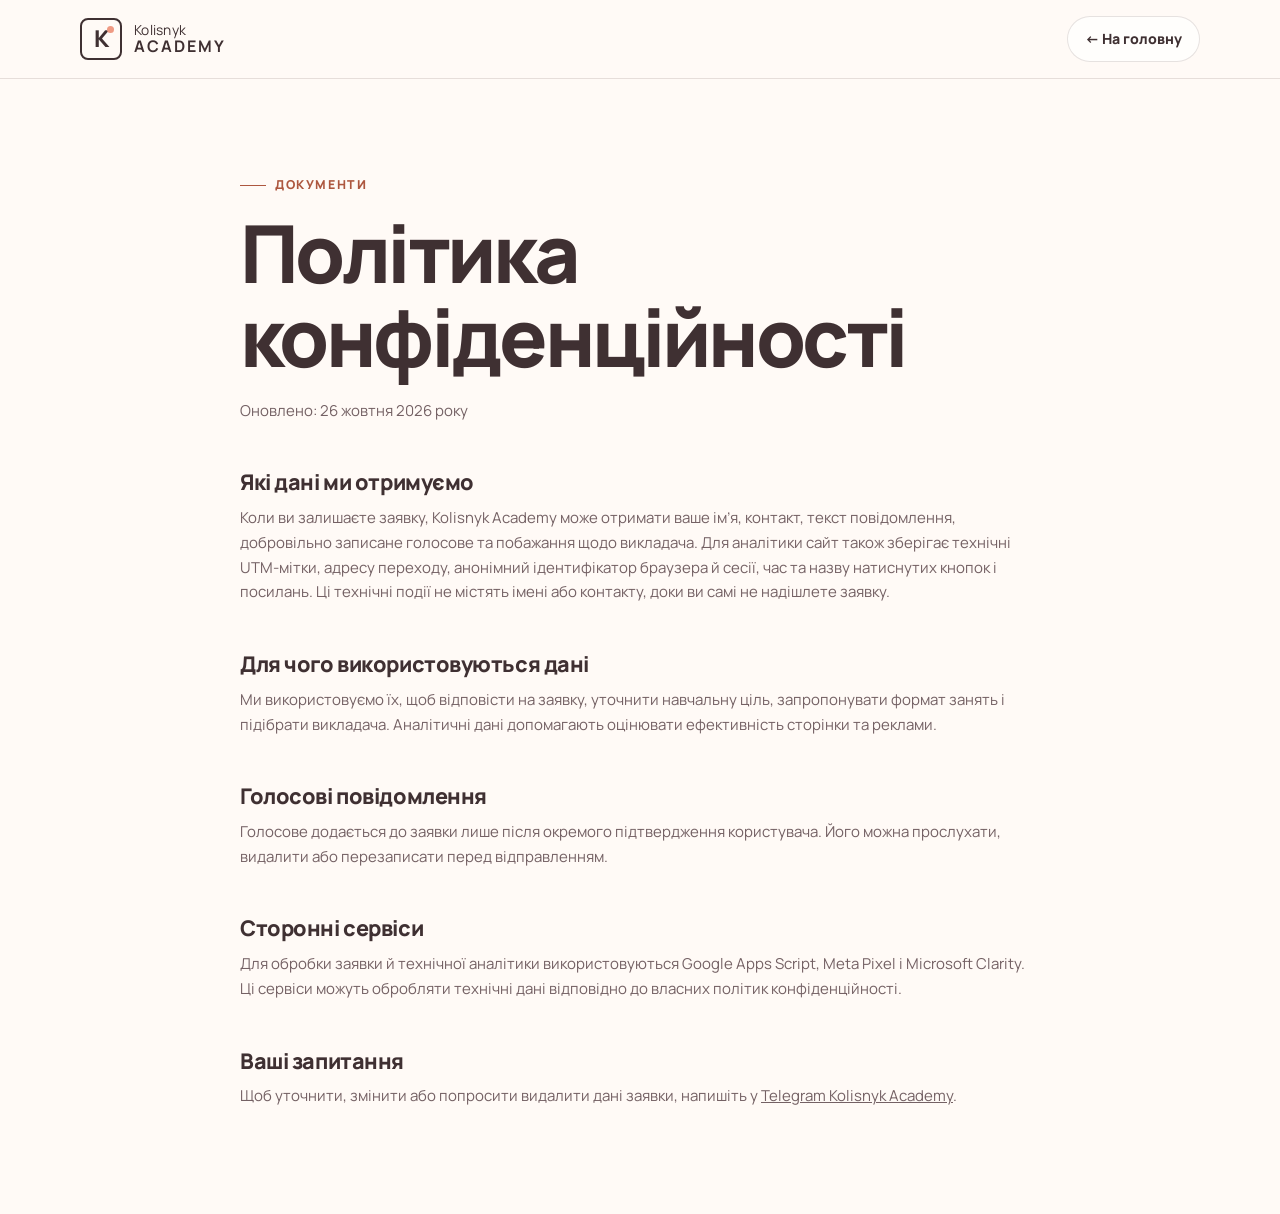
<file: privacy.html>
<!doctype html><html lang="uk"><head><meta charset="utf-8"><meta name="viewport" content="width=device-width, initial-scale=1"><meta name="robots" content="noindex"><title>Політика конфіденційності — Kolisnyk Academy</title><link rel="icon" type="image/png" href="assets/images/brand/logo-square.png"><link rel="preconnect" href="https://fonts.googleapis.com"><link rel="preconnect" href="https://fonts.gstatic.com" crossorigin><link href="https://fonts.googleapis.com/css2?family=Manrope:wght@400;500;600;700;800&family=Playfair+Display:wght@600;700&display=swap" rel="stylesheet"><link rel="stylesheet" href="css/style.css"></head><body class="legal-page"><header class="site-header"><div class="container header-inner"><a class="brand" href="index.html"><span class="brand-mark">K<span></span></span><span class="brand-copy">Kolisnyk <strong>Academy</strong></span></a><a class="button button-small button-ghost" href="index.html">← На головну</a></div></header><main class="container legal-content"><span class="eyebrow">Документи</span><h1>Політика конфіденційності</h1><p class="legal-updated">Оновлено: 26 жовтня 2026 року</p><section><h2>Які дані ми отримуємо</h2><p>Коли ви залишаєте заявку, Kolisnyk Academy може отримати ваше ім’я, контакт, текст повідомлення, добровільно записане голосове та побажання щодо викладача. Для аналітики сайт також зберігає технічні UTM-мітки, адресу переходу, анонімний ідентифікатор браузера й сесії, час та назву натиснутих кнопок і посилань. Ці технічні події не містять імені або контакту, доки ви самі не надішлете заявку.</p></section><section><h2>Для чого використовуються дані</h2><p>Ми використовуємо їх, щоб відповісти на заявку, уточнити навчальну ціль, запропонувати формат занять і підібрати викладача. Аналітичні дані допомагають оцінювати ефективність сторінки та реклами.</p></section><section><h2>Голосові повідомлення</h2><p>Голосове додається до заявки лише після окремого підтвердження користувача. Його можна прослухати, видалити або перезаписати перед відправленням.</p></section><section><h2>Сторонні сервіси</h2><p>Для обробки заявки й технічної аналітики використовуються Google Apps Script, Meta Pixel і Microsoft Clarity. Ці сервіси можуть обробляти технічні дані відповідно до власних політик конфіденційності.</p></section><section><h2>Ваші запитання</h2><p>Щоб уточнити, змінити або попросити видалити дані заявки, напишіть у <a href="https://t.me/kolisnyk_academy" target="_blank" rel="noopener">Telegram Kolisnyk Academy</a>.</p></section></main><script src="js/analytics.js?v=20261026-1" defer></script></body></html>
</file>
<file: css/style.css>
:root {
  --ink: #3f3032;
  --ink-soft: #746164;
  --paper: #fffaf6;
  --paper-2: #fff3ef;
  --white: #fff;
  --peach: #ef9a83;
  --peach-dark: #ad573f;
  --pink: #fbdadd;
  --rose: #c98c86;
  --rose-light: #fff0ea;
  --brown: #8d5f64;
  --line: rgba(64, 42, 34, .13);
  --font-body: "Manrope", system-ui, -apple-system, BlinkMacSystemFont, "Segoe UI", sans-serif;
  --font-display: "Playfair Display", Georgia, serif;
  --radius-sm: 14px;
  --radius-md: 22px;
  --radius-lg: 34px;
  --shadow-sm: 0 12px 36px rgba(55, 36, 29, .08);
  --shadow-lg: 0 30px 80px rgba(55, 36, 29, .13);
  --container: 1120px;
  --section-space: clamp(70px, 8.5vw, 118px);
}

* { box-sizing: border-box; }
html { max-width: 100%; scroll-behavior: smooth; scroll-padding-top: 92px; overflow-x: clip; }
body { max-width: 100%; margin: 0; color: var(--ink); background: var(--paper); font-family: var(--font-body); line-height: 1.65; overflow-x: clip; }
body::before { content: ""; position: fixed; inset: 0; pointer-events: none; z-index: -1; opacity: .5; background-image: radial-gradient(rgba(70,45,37,.11) .6px, transparent .6px); background-size: 12px 12px; }
img { max-width: 100%; display: block; }
a { color: inherit; }
button, input, textarea, select { font: inherit; }
button, a { -webkit-tap-highlight-color: transparent; }
:focus-visible { outline: 3px solid var(--peach-dark); outline-offset: 4px; }
[hidden] { display: none !important; }
.container { width: min(calc(100% - 32px), var(--container)); margin-inline: auto; }
.section { padding-block: var(--section-space); }
.skip-link { position: fixed; top: 10px; left: 10px; z-index: 9999; padding: 12px 16px; background: var(--ink); color: #fff; border-radius: 8px; transform: translateY(-160%); }
.skip-link:focus { transform: none; }
.eyebrow { display: inline-flex; align-items: center; gap: 9px; margin-bottom: 15px; color: var(--peach-dark); font-size: .77rem; font-weight: 800; letter-spacing: .13em; text-transform: uppercase; }
.eyebrow::before { content: ""; width: 26px; height: 1px; background: currentColor; }
.eyebrow-light { color: #ffd8ca; }
h1, h2, h3, p { margin-top: 0; }
h1, h2 { margin-bottom: 20px; font-weight: 800; letter-spacing: -.045em; line-height: 1.05; }
h1 { max-width: 720px; font-size: clamp(3.15rem, 6.5vw, 6.1rem); }
h2 { font-size: clamp(2.2rem, 4.4vw, 4.3rem); }
h1 em, h2 em { display: block; color: var(--peach-dark); font-family: var(--font-display); font-weight: 600; letter-spacing: -.035em; }
.section-heading { max-width: 850px; margin-bottom: clamp(34px, 5vw, 64px); }
.section-heading h2 { margin-bottom: 0; }
.section-heading p, .split-heading > p { color: var(--ink-soft); font-size: clamp(1rem, 1.5vw, 1.18rem); }
.split-heading { display: grid; grid-template-columns: minmax(0, 1.65fr) minmax(260px, .7fr); gap: 50px; max-width: none; align-items: end; }
.split-heading > p { max-width: 420px; margin: 0 0 8px auto; }
.centered { margin-inline: auto; text-align: center; }
.centered .eyebrow { justify-content: center; }
.centered p { max-width: 600px; margin-inline: auto; }
.button { min-height: 52px; display: inline-flex; align-items: center; justify-content: center; gap: 14px; padding: 14px 22px; border: 1px solid transparent; border-radius: 999px; font-weight: 800; text-decoration: none; cursor: pointer; transition: transform .2s ease, background .2s ease, box-shadow .2s ease; }
.button:hover { transform: translateY(-2px); }
.button-primary { background: var(--peach-dark); color: var(--white); box-shadow: 0 12px 30px rgba(201,111,90,.22); }
.button-primary:hover { background: #91442f; box-shadow: 0 16px 34px rgba(201,111,90,.28); }
.button-ghost { border-color: var(--line); background: rgba(255,255,255,.7); color: var(--ink); }
.button-dark { background: var(--brown); color: #fff; }
.button-small { min-height: 44px; padding: 10px 17px; font-size: .88rem; }
.text-link { display: inline-flex; align-items: center; gap: 12px; min-height: 44px; color: inherit; font-weight: 800; text-underline-offset: 5px; }

.site-header { position: sticky; top: 0; z-index: 100; border-bottom: 1px solid var(--line); background: rgba(255,250,246,.92); backdrop-filter: blur(18px); }
.header-inner { min-height: 78px; display: flex; align-items: center; justify-content: space-between; gap: 24px; }
.brand { display: inline-flex; align-items: center; gap: 12px; flex: none; color: var(--ink); text-decoration: none; }
.brand-mark { position: relative; width: 42px; height: 42px; display: grid; place-items: center; border: 2px solid currentColor; border-radius: 8px; font-size: 1.45rem; font-weight: 800; line-height: 1; }
.brand-mark span { position: absolute; top: 6px; right: 6px; width: 7px; height: 7px; border-radius: 50%; background: var(--peach); }
.brand-copy { display: flex; flex-direction: column; line-height: 1.05; font-size: .86rem; letter-spacing: .02em; }
.brand-copy strong { font-size: 1rem; text-transform: uppercase; letter-spacing: .12em; }
.desktop-nav { display: flex; align-items: center; gap: clamp(14px, 2vw, 30px); margin-left: auto; }
.desktop-nav a { min-height: 44px; display: inline-flex; align-items: center; color: var(--ink-soft); font-size: .86rem; font-weight: 700; text-decoration: none; }
.desktop-nav a:hover { color: var(--ink); }
.header-actions { display: flex; align-items: center; gap: 10px; }
.menu-button { width: 46px; height: 46px; display: none; border: 1px solid var(--line); border-radius: 50%; background: #fff; cursor: pointer; }
.menu-button span { width: 18px; height: 2px; display: block; margin: 4px auto; background: var(--ink); }
.mobile-nav { padding: 8px 16px 20px; border-top: 1px solid var(--line); background: var(--paper); }
.mobile-nav a { min-height: 48px; display: flex; align-items: center; border-bottom: 1px solid var(--line); font-weight: 700; text-decoration: none; }

.hero { position: relative; z-index: 1; min-height: calc(100svh - 78px); display: flex; align-items: center; padding-top: clamp(60px, 8vw, 105px); overflow: visible; background: radial-gradient(circle at 82% 18%, rgba(239,154,131,.18), transparent 28%), linear-gradient(180deg, #fffaf6, #fdf5f0); }
.hero-grid { display: grid; grid-template-columns: 1.03fr .97fr; gap: clamp(44px, 6vw, 90px); align-items: center; }
.hero-lead { max-width: 650px; margin-bottom: 32px; color: var(--ink-soft); font-size: clamp(1.05rem, 1.7vw, 1.3rem); }
.hero-actions { display: flex; flex-wrap: wrap; gap: 12px; margin-bottom: 34px; }
.trust-list { display: flex; flex-wrap: wrap; gap: 12px 24px; margin: 0; padding: 0; list-style: none; color: var(--ink-soft); font-size: .87rem; font-weight: 700; }
.trust-list span { color: var(--peach-dark); }
.hero-visual { position: relative; min-height: min(630px, 69vw); isolation: isolate; }
.hero-visual::before { content: ""; position: absolute; inset: 8% 0 1% 8%; z-index: -2; border-radius: 48% 48% 12% 12%; background: rgba(246,188,187,.5); transform: rotate(4deg); filter: blur(1px); }
.hero-photo { position: absolute; margin: 0; overflow: hidden; border: 8px solid var(--paper); background: #eee; box-shadow: var(--shadow-lg); }
.hero-photo img { width: 100%; height: 100%; object-fit: cover; }
.hero-photo-main { inset: 0 8% 10% 8%; overflow: visible; isolation: auto; border-radius: 48% 48% 28px 28px; background: linear-gradient(155deg, rgba(255,255,255,.94), rgba(255,226,220,.82) 55%, rgba(247,200,207,.72)); }
.hero-photo-main::before { content: ""; position: absolute; inset: 7% -14% -18%; z-index: -1; border-radius: 50%; background: repeating-radial-gradient(ellipse at 50% 48%, transparent 0 9%, rgba(255,255,255,.72) 10% 12%, rgba(220,124,126,.18) 13% 17%, transparent 18% 24%); transform: perspective(480px) rotateX(16deg); filter: blur(.2px); }
.hero-photo-main::after { content: ""; position: absolute; inset: 14% 9% 7%; z-index: -1; border: 2px solid rgba(255,255,255,.72); border-radius: 50% 50% 34% 34%; box-shadow: 0 0 0 22px rgba(244,160,158,.12), 0 0 0 48px rgba(255,255,255,.2), 0 0 0 78px rgba(210,113,122,.09), inset 0 0 80px rgba(255,255,255,.58); }
.hero-photo-main img { position: relative; z-index: 4; object-fit: contain; object-position: 50% 8%; transform: scale(1.12); transform-origin: center top; filter: drop-shadow(0 18px 22px rgba(114,65,66,.2)); }
.hero-photo-lesson { z-index: 5; width: 29%; height: 37%; right: 18%; bottom: -5%; border-radius: var(--radius-md); background: #fbf7ec; transform: rotate(1.5deg); }
.hero-photo-lesson img { object-fit: contain; background: #fbf7ec; }
.hero-note { position: absolute; left: -1%; bottom: 5%; z-index: 5; max-width: 220px; display: flex; flex-direction: column; padding: 18px; border: 1px solid rgba(255,255,255,.6); border-radius: var(--radius-sm); background: rgba(255,255,255,.92); box-shadow: var(--shadow-sm); font-size: .82rem; }
.hero-note span { color: var(--ink-soft); }
.orbit { position: absolute; z-index: -1; border: 1px solid rgba(201,111,90,.38); border-radius: 50%; }
.orbit-one { width: 120px; height: 120px; right: -42px; top: 18%; }
.orbit-two { width: 58px; height: 58px; left: -22px; top: 9%; background: var(--rose-light); border: 0; }

.quick-links { padding-top: 78px; }
.links-grid { display: grid; grid-template-columns: repeat(4, 1fr); gap: 12px; }
.link-card { position: relative; min-height: 118px; display: grid; grid-template-columns: 44px 1fr; gap: 14px; align-items: center; padding: 18px 44px 18px 18px; overflow: hidden; border: 1px solid rgba(201,111,90,.18); border-radius: 20px; background: rgba(255,255,255,.88); color: var(--ink); text-decoration: none; transition: transform .25s ease, border-color .25s ease, box-shadow .25s ease; }
.link-card:hover { transform: translateY(-5px); border-color: var(--peach); box-shadow: var(--shadow-sm); }
.link-card.accent { background: rgba(255,255,255,.88); }
.link-card:nth-child(8n+2), .link-card:nth-child(8n+4), .link-card:nth-child(8n+5), .link-card:nth-child(8n+7) { background: rgba(251,218,221,.74); }
.link-icon { width: 44px; height: 44px; display: grid; place-items: center; border-radius: 14px; background: var(--paper-2); color: var(--peach-dark); }
.link-icon svg { width: 24px; height: 24px; fill: none; stroke: currentColor; stroke-width: 1.7; stroke-linecap: round; stroke-linejoin: round; }
.link-icon svg path[fill] { stroke: none; }
.link-card.accent .link-icon { background: #fff; }
.link-card:nth-child(8n+2) .link-icon, .link-card:nth-child(8n+4) .link-icon, .link-card:nth-child(8n+5) .link-icon, .link-card:nth-child(8n+7) .link-icon { background: var(--peach-dark); color: #fff; }
.link-copy { min-width: 0; }
.link-card h3 { margin: 0 0 3px; font-size: .98rem; line-height: 1.25; }
.link-card p { margin: 0; color: var(--ink-soft); font-size: .74rem; line-height: 1.4; }
.link-arrow { position: absolute; right: 16px; top: 16px; color: var(--peach-dark); font-size: 1rem; }

.quality { background: linear-gradient(180deg, #fff7f3, #fff1ee); }
.quality-grid { display: grid; grid-template-columns: repeat(3, 1fr); gap: 16px; }
.quality-card { position: relative; min-height: 185px; padding: 24px; border: 1px solid rgba(201,111,90,.16); border-radius: var(--radius-md); background: rgba(255,255,255,.8); }
.quality-card:nth-child(even) { background: rgba(251,218,221,.72); }
.card-number { position: absolute; top: 20px; right: 20px; color: rgba(63,48,50,.32); font-size: .7rem; font-weight: 800; letter-spacing: .1em; }
.icon-chip { width: 42px; height: 42px; display: grid; place-items: center; margin-bottom: 25px; border-radius: 13px; background: #ffe1dc; color: var(--peach-dark); }
.icon-chip svg { width: 23px; height: 23px; fill: none; stroke: currentColor; stroke-width: 1.8; stroke-linecap: round; stroke-linejoin: round; }
.quality-card:nth-child(even) .icon-chip { background: var(--peach-dark); color: #fff; }
.quality-card h3 { margin-bottom: 10px; font-size: 1.18rem; }
.quality-card p { margin: 0; color: var(--ink-soft); font-size: .9rem; }

.team { background: linear-gradient(145deg, #fff2ef, #fbdcdf); color: var(--ink); }
.team .eyebrow-light { color: var(--peach-dark); }
.team-shell { display: grid; grid-template-columns: .78fr 1.22fr; gap: clamp(44px, 6vw, 82px); align-items: center; }
.team-copy h2 em { color: var(--peach-dark); }
.team-copy p { max-width: 520px; color: var(--ink-soft); font-size: 1.05rem; }
.team-map { position: relative; min-height: 620px; display: grid; grid-template: 1fr 1fr / 1fr 1fr; gap: 18px; align-items: center; }
.student-node { position: absolute; top: 50%; left: 50%; z-index: 3; width: 160px; height: 160px; display: grid; place-content: center; text-align: center; border: 10px solid rgba(255,255,255,.7); border-radius: 50%; background: var(--peach); color: var(--ink); transform: translate(-50%,-50%); box-shadow: 0 20px 50px rgba(201,111,90,.2); }
.student-node span { font-family: var(--font-display); font-size: 1.6rem; font-weight: 700; }
.student-node small { display: block; color: var(--brown); }
.team-line { position: absolute; inset: 15% 13%; z-index: 0; border: 1px dashed rgba(201,111,90,.32); border-radius: 50%; }
.role-card { position: relative; z-index: 1; width: 245px; min-height: 184px; padding: 22px; border: 1px solid rgba(201,111,90,.18); border-radius: var(--radius-md); background: rgba(255,255,255,.86); box-shadow: var(--shadow-sm); }
.role-card span { color: var(--peach-dark); font-size: .72rem; font-weight: 800; letter-spacing: .1em; }
.role-card h3 { margin: 12px 0 7px; font-size: 1.06rem; line-height: 1.22; }
.role-card p { margin: 0; color: var(--ink-soft); font-size: .76rem; line-height: 1.48; }
.role-teacher { align-self: start; justify-self: start; }
.role-methodist { align-self: start; justify-self: end; }
.role-owner { grid-column: 1; align-self: end; justify-self: start; }
.role-manager { grid-column: 2; align-self: end; justify-self: end; }

.scroll-row { display: grid; grid-auto-flow: column; grid-auto-columns: minmax(265px, 30%); gap: 16px; overflow-x: auto; overscroll-behavior-inline: contain; scroll-snap-type: inline mandatory; scrollbar-width: thin; scrollbar-color: var(--peach) transparent; padding: 4px 0 20px; }
.scroll-row > * { scroll-snap-align: start; }
.teacher-card { overflow: hidden; border: 1px solid var(--line); border-radius: var(--radius-md); background: #fff; }
.teacher-photo { height: 360px; overflow: hidden; background: var(--pink); }
.teacher-photo img { width: 100%; height: 100%; object-fit: cover; object-position: 66% 5%; transition: transform .4s ease; }
.teacher-card:hover .teacher-photo img { transform: scale(1.035); }
.teacher-info { padding: 22px; }
.teacher-tag { color: var(--peach-dark); font-size: .72rem; font-weight: 800; letter-spacing: .08em; text-transform: uppercase; }
.teacher-info h3 { margin: 7px 0 4px; font-size: 1.35rem; }
.teacher-info p { min-height: 50px; margin: 0 0 16px; color: var(--ink-soft); font-size: .85rem; }
.teacher-select { min-height: 44px; display: inline-flex; align-items: center; border: 0; background: none; color: var(--ink); font-weight: 800; text-decoration: underline; text-underline-offset: 5px; cursor: pointer; }

.learning { background: #fff7f3; }
.lesson-feature { display: grid; grid-template-columns: 1.45fr .55fr; border: 1px solid rgba(201,111,90,.18); border-radius: var(--radius-lg); overflow: hidden; background: #f9dfe0; color: var(--ink); box-shadow: var(--shadow-sm); }
.lesson-main { min-height: 520px; margin: 0; background: #fff; }
.lesson-main img { width: 100%; height: 100%; object-fit: cover; }
.lesson-copy { display: flex; flex-direction: column; justify-content: center; padding: clamp(30px, 4vw, 55px); }
.lesson-index { color: var(--peach-dark); font-size: .76rem; font-weight: 800; letter-spacing: .1em; text-transform: uppercase; }
.lesson-copy h3 { margin: 35px 0 16px; font-family: var(--font-display); font-size: clamp(1.8rem, 3vw, 2.8rem); line-height: 1.08; }
.lesson-copy p, .lesson-copy li { color: var(--ink-soft); }
.lesson-copy ul { margin: 12px 0 0; padding-left: 20px; }
.lesson-row { grid-auto-columns: minmax(290px, 37%); margin-top: 18px; align-items: start; }
.lesson-thumb { height: 240px; margin: 0; overflow: hidden; border: 6px solid #fff; border-radius: var(--radius-md); background: #fff; box-shadow: var(--shadow-sm); }
.lesson-thumb.tall { grid-auto-columns: 230px; height: 360px; }
.lesson-thumb img { width: 100%; height: 100%; object-fit: cover; }

.results { background: linear-gradient(145deg, #fff1e9, #ffe9ec); }
.results-grid { display: grid; grid-template-columns: .9fr 1.1fr; gap: clamp(40px, 8vw, 100px); align-items: center; }
.results-copy p { max-width: 540px; color: var(--ink-soft); }
.result-cards { min-height: 500px; position: relative; }
.result-placeholder { position: absolute; width: 300px; min-height: 205px; display: flex; flex-direction: column; justify-content: flex-end; padding: 25px; border: 1px solid rgba(201,111,90,.2); border-radius: var(--radius-md); background: rgba(255,255,255,.84); box-shadow: var(--shadow-sm); }
.result-placeholder:nth-child(1) { top: 0; left: 0; width: 360px; min-height: 235px; transform: rotate(-3deg); }
.result-placeholder:nth-child(2) { top: 100px; right: 0; transform: rotate(3deg); }
.result-placeholder:nth-child(3) { width: 340px; bottom: 0; left: 16%; transform: rotate(-1deg); }
.result-placeholder > span { margin-bottom: auto; color: var(--ink-soft); font-size: .68rem; font-weight: 800; letter-spacing: .13em; }
.result-placeholder strong { font-family: var(--font-display); font-size: 1.75rem; line-height: 1.1; }
.result-placeholder p { margin: 3px 0 0; color: var(--ink-soft); font-size: .82rem; }
.result-score strong { font-size: 2.45rem; }

.reviews { overflow: hidden; background: #fff; }
.reviews.section { padding-block: 38px 44px; }
.reviews .section-heading { margin-bottom: 0; }
.reviews-marquee { margin-top: 20px; }
.review-lane { width: 100%; overflow: hidden; cursor: grab; touch-action: pan-y; scrollbar-width: none; }
.review-lane::-webkit-scrollbar { display: none; }
.review-lane.is-dragging { cursor: grabbing; }
.review-lane.is-dragging .review-card { user-select: none; }
.marquee-row { display: flex; width: max-content; height: 260px; gap: 14px; align-items: stretch; }
.review-card { box-sizing: border-box; flex: none; height: 260px; margin: 0; overflow: hidden; border: 1px solid var(--line); border-radius: var(--radius-md); background: #fff; }
.review-card.review-image { display: flex; width: max-content; padding: 0; background: var(--pink); }
.review-card.review-image img { width: auto; max-width: none; height: 100%; object-fit: contain; pointer-events: none; user-select: none; transition: transform .4s ease; }
.review-card.review-image:hover img { transform: scale(1.025); }
.review-card.review-text { width: var(--review-width, 340px); display: flex; flex-direction: column; padding: 22px; }
.review-card.review-text p { margin: 0; color: var(--ink-soft); font-size: .8rem; line-height: 1.5; }
.review-card.review-text cite { order: -1; margin-bottom: 14px; color: var(--peach-dark); font-size: .72rem; font-style: normal; font-weight: 800; letter-spacing: .08em; text-transform: uppercase; }

.free { background: #fff7f4; }
.free-grid { display: grid; grid-template-columns: repeat(3, 1fr); gap: 16px; }
.free-card { min-height: 420px; display: flex; flex-direction: column; overflow: hidden; border: 1px solid rgba(201,111,90,.16); border-radius: var(--radius-lg); background: #fff; color: var(--ink); text-decoration: none; box-shadow: var(--shadow-sm); }
.free-media { position: relative; display: block; overflow: hidden; aspect-ratio: 1672 / 941; background: var(--pink); }
.free-media img { width: 100%; height: 100%; object-fit: cover; transition: transform .35s ease; }
.free-card:hover .free-media img { transform: scale(1.035); }
.free-card .free-symbol { position: absolute; right: 18px; bottom: 16px; min-width: 58px; min-height: 58px; display: grid; place-items: center; padding: 8px; border-radius: 18px; background: rgba(255,255,255,.92); color: var(--peach-dark); font-family: var(--font-display); font-size: 1.2rem; line-height: 1; box-shadow: var(--shadow-sm); }
.free-body { display: flex; flex: 1; flex-direction: column; padding: 24px; }
.free-card .free-kicker { color: var(--peach-dark); font-size: .7rem; font-weight: 800; letter-spacing: .1em; text-transform: uppercase; }
.free-card h3 { margin-bottom: 8px; font-size: 1.4rem; }
.free-card p { margin: 0 0 22px; color: var(--ink-soft); font-size: .88rem; }
.free-action { margin-top: auto; font-weight: 800; }

.prices { background: #fff; }
.price-shell { display: grid; grid-template-columns: .82fr 1.18fr; gap: clamp(45px, 8vw, 110px); align-items: start; }
.price-intro { position: sticky; top: 120px; }
.price-intro h2 { font-size: clamp(2.2rem, 4vw, 4rem); }
.price-intro p { color: var(--ink-soft); }
.pricing-list { border-top: 1px solid var(--line); }
.price-card { display: grid; grid-template-columns: 1fr auto; gap: 28px; align-items: start; min-height: 210px; padding: 30px 0; border-bottom: 1px solid var(--line); }
.price-card h3 { margin-bottom: 7px; font-size: 1.25rem; }
.price-card p { margin: 0 0 14px; color: var(--peach-dark); font-size: .86rem; font-weight: 700; }
.price-card ul { display: grid; gap: 7px; margin: 0; padding: 0; color: var(--ink-soft); list-style: none; font-size: .8rem; }
.price-card li::before { content: "✓"; margin-right: 8px; color: var(--peach-dark); font-weight: 800; }
.price-amount { text-align: right; }
.price-amount strong { display: block; font-family: var(--font-display); font-size: 1.55rem; line-height: 1.05; }
.price-amount small { color: var(--ink-soft); }

.steps { background: linear-gradient(180deg, #fce1e1, #fff0ea); }
.steps-list { display: grid; grid-template-columns: repeat(4, 1fr); margin: 0; padding: 0; list-style: none; counter-reset: steps; }
.steps-list li { min-height: 310px; padding: 28px; border-left: 1px solid rgba(36,27,24,.15); }
.steps-list li:last-child { border-right: 1px solid rgba(36,27,24,.15); }
.steps-list span { font-size: .72rem; font-weight: 800; letter-spacing: .12em; }
.steps-list h3 { margin: 46px 0 9px; font-size: 1.2rem; }
.steps-list p { margin: 0; color: var(--ink-soft); font-size: .82rem; line-height: 1.58; }

@media (min-width: 1100px) {
  body { font-size: 15px; }
}

.faq-grid { display: grid; grid-template-columns: .7fr 1.3fr; gap: clamp(48px, 8vw, 110px); align-items: start; }
.faq-copy { position: sticky; top: 120px; }
.faq-copy p { color: var(--ink-soft); }
.faq-list { border-top: 1px solid var(--line); }
.faq-item { border-bottom: 1px solid var(--line); }
.faq-question { width: 100%; min-height: 78px; display: flex; align-items: center; justify-content: space-between; gap: 20px; padding: 20px 0; border: 0; background: transparent; color: var(--ink); text-align: left; font-weight: 800; cursor: pointer; }
.faq-question span { flex: none; font-size: 1.5rem; font-weight: 400; transition: transform .2s; }
.faq-question[aria-expanded="true"] span { transform: rotate(45deg); }
.faq-answer { max-width: 670px; padding: 0 40px 24px 0; color: var(--ink-soft); font-size: .92rem; }
.faq-answer p { margin: 0; }

.lead-section { background: #745159; color: #fff; }
.lead-shell { display: grid; grid-template-columns: .72fr 1.28fr; gap: clamp(44px, 8vw, 110px); align-items: start; }
.lead-aside { position: sticky; top: 120px; }
.lead-aside h2 em { color: #f3b3a1; }
.lead-aside > p { color: rgba(255,255,255,.62); }
.lead-promise { display: flex; gap: 18px; align-items: flex-start; margin-top: 48px; text-decoration: none; }
.lead-promise:hover strong { text-decoration: underline; text-underline-offset: 4px; }
.lead-promise > span { width: 48px; height: 48px; display: grid; place-items: center; flex: none; border-radius: 50%; background: var(--peach); color: var(--ink); }
.lead-promise p { margin: 0; color: rgba(255,255,255,.62); font-size: .88rem; }
.lead-promise strong { color: #fff; }
.lead-form { padding: clamp(24px, 5vw, 54px); border-radius: var(--radius-lg); background: var(--paper); color: var(--ink); }
.goal-fieldset { margin: 0 0 25px; padding: 0; border: 0; }
.goal-fieldset legend, .field > label { display: block; margin-bottom: 9px; font-size: .82rem; font-weight: 800; }
.choice-row { display: flex; flex-wrap: wrap; gap: 8px; }
.choice-row input { position: absolute; opacity: 0; pointer-events: none; }
.choice-row span { min-height: 44px; display: inline-flex; align-items: center; padding: 10px 15px; border: 1px solid var(--line); border-radius: 999px; background: #fff; font-size: .8rem; font-weight: 700; cursor: pointer; }
.choice-row input:checked + span { border-color: var(--ink); background: var(--ink); color: #fff; }
.choice-row input:focus-visible + span { outline: 3px solid var(--peach-dark); outline-offset: 2px; }
.field { min-width: 0; margin-bottom: 20px; }
.field label small, .voice-open small { margin-left: 6px; color: var(--ink-soft); font-weight: 500; }
.field input, .field textarea, .field select { width: 100%; min-height: 52px; padding: 14px 16px; border: 1px solid var(--line); border-radius: var(--radius-sm); background: #fff; color: var(--ink); transition: border .2s, box-shadow .2s; }
.field textarea { min-height: 125px; resize: vertical; }
.field input:focus, .field textarea:focus, .field select:focus { border-color: var(--peach-dark); outline: 0; box-shadow: 0 0 0 4px rgba(201,111,90,.12); }
.field-row { display: grid; grid-template-columns: 1fr 1fr; gap: 16px; }
.voice-block { margin-bottom: 24px; }
.voice-open { min-height: 44px; padding: 8px 0; border: 0; background: none; color: var(--ink); font-weight: 800; cursor: pointer; }
.voice-open > span { color: var(--peach-dark); }
.voice-panel { padding: 20px; border: 1px solid var(--line); border-radius: var(--radius-sm); background: #fff; }
.voice-status { display: flex; align-items: center; gap: 10px; margin-bottom: 16px; }
.voice-status time { margin-left: auto; color: var(--ink-soft); font-variant-numeric: tabular-nums; }
.voice-dot { width: 9px; height: 9px; border-radius: 50%; background: var(--rose); }
.voice-panel.recording .voice-dot { background: var(--peach-dark); animation: blink 1s infinite; }
@keyframes blink { 50% { opacity: .25; } }
.voice-actions { display: flex; gap: 8px; }
.voice-panel audio { width: 100%; margin-top: 16px; }
.voice-confirm { display: flex; gap: 10px; align-items: flex-start; margin-top: 12px; color: var(--ink-soft); font-size: .78rem; }
.preferences { margin: 4px 0 22px; border: 1px solid var(--line); border-radius: var(--radius-sm); background: #fff; }
.preferences summary { min-height: 68px; display: flex; align-items: center; justify-content: space-between; gap: 20px; padding: 14px 18px; cursor: pointer; list-style: none; }
.preferences summary::-webkit-details-marker { display: none; }
.preferences summary > span:first-child { display: flex; flex-direction: column; }
.preferences summary small { color: var(--ink-soft); font-weight: 500; }
.preferences[open] summary > span:last-child { transform: rotate(45deg); }
.preferences-body { padding: 8px 18px 20px; border-top: 1px solid var(--line); }
.range-field { display: block; margin-top: 20px; }
.range-field > span { display: flex; justify-content: space-between; gap: 15px; margin-bottom: 8px; font-size: .76rem; font-weight: 800; }
.range-field output { color: var(--peach-dark); text-align: right; }
.range-field input { width: 100%; accent-color: var(--peach-dark); }
.submit-button { width: 100%; }
.form-error { min-height: 24px; margin: 0 0 8px; color: var(--brown); font-size: .82rem; font-weight: 700; }
.privacy-note { margin: 12px 0 0; color: var(--ink-soft); text-align: center; font-size: .72rem; }

.site-footer { padding-top: 70px; background: #563f43; color: #fff; }
.footer-grid { display: grid; grid-template-columns: 1.6fr repeat(3, 1fr); gap: 46px; }
.brand-light { color: #fff; }
.footer-brand p { margin-top: 20px; color: rgba(255,255,255,.52); }
.footer-grid h2 { margin-bottom: 16px; color: rgba(255,255,255,.45); font-family: var(--font-body); font-size: .72rem; letter-spacing: .13em; text-transform: uppercase; }
.footer-grid > div:not(:first-child) a { min-height: 38px; display: block; color: rgba(255,255,255,.75); font-size: .86rem; text-decoration: none; }
.footer-grid a:hover { color: #fff; }
.footer-bottom { display: flex; justify-content: space-between; gap: 24px; margin-top: 60px; padding-block: 22px; border-top: 1px solid rgba(255,255,255,.1); color: rgba(255,255,255,.45); font-size: .76rem; }
.footer-bottom p { margin: 0; }
.mobile-sticky-cta { display: none; }

.success-dialog { width: min(550px, calc(100% - 28px)); padding: clamp(28px, 5vw, 52px); border: 0; border-radius: var(--radius-lg); color: var(--ink); box-shadow: var(--shadow-lg); }
.success-dialog::backdrop { background: rgba(20,14,12,.72); backdrop-filter: blur(5px); }
.dialog-close { position: absolute; top: 14px; right: 14px; width: 44px; height: 44px; border: 0; border-radius: 50%; background: var(--paper-2); font-size: 1.5rem; cursor: pointer; }
.success-mark { width: 58px; height: 58px; display: grid; place-items: center; margin-bottom: 26px; border-radius: 50%; background: var(--rose-light); font-size: 1.5rem; }
.success-dialog h2 { margin-bottom: 14px; font-size: 2.5rem; }
.success-dialog > p { color: var(--ink-soft); }
.success-links { display: grid; margin-top: 28px; border-top: 1px solid var(--line); }
.success-links a { min-height: 55px; display: flex; align-items: center; justify-content: space-between; border-bottom: 1px solid var(--line); font-weight: 800; text-decoration: none; }

.legal-content { max-width: 800px; padding-block: 90px; }
.legal-content h1 { max-width: none; font-size: clamp(2.7rem, 7vw, 5rem); }
.legal-updated { color: var(--ink-soft); }
.legal-content section { margin-top: 48px; }
.legal-content h2 { margin-bottom: 12px; font-family: var(--font-body); font-size: 1.35rem; letter-spacing: -.02em; }
.legal-content p { color: var(--ink-soft); }

@media (max-width: 1024px) {
  .desktop-nav { display: none; }
  .menu-button { display: block; }
  .hero-grid { grid-template-columns: 1fr 1fr; gap: 28px; }
  .hero-visual { min-height: 540px; }
  .links-grid { grid-template-columns: repeat(2, 1fr); }
  .quality-grid { grid-template-columns: repeat(2, 1fr); }
  .link-card:nth-child(n), .quality-card:nth-child(n) { background: rgba(255,255,255,.82); }
  .link-card:nth-child(4n+2), .link-card:nth-child(4n+3), .quality-card:nth-child(4n+2), .quality-card:nth-child(4n+3) { background: rgba(251,218,221,.74); }
  .link-card:nth-child(n) .link-icon, .quality-card:nth-child(n) .icon-chip { background: #ffe1dc; color: var(--peach-dark); }
  .link-card:nth-child(4n+2) .link-icon, .link-card:nth-child(4n+3) .link-icon, .quality-card:nth-child(4n+2) .icon-chip, .quality-card:nth-child(4n+3) .icon-chip { background: var(--peach-dark); color: #fff; }
  .team-shell, .results-grid, .price-shell, .faq-grid, .lead-shell { grid-template-columns: 1fr; }
  .team-copy, .results-copy, .price-intro, .faq-copy, .lead-aside { max-width: 760px; }
  .price-intro, .faq-copy, .lead-aside { position: static; }
  .team-map { max-width: 720px; width: 100%; margin-inline: auto; }
  .scroll-row { grid-auto-columns: minmax(270px, 42%); }
  .footer-grid { grid-template-columns: 1.4fr repeat(3, 1fr); gap: 26px; }
}

@media (max-width: 760px) {
  :root { --section-space: 82px; }
  .container { width: min(calc(100% - 28px), var(--container)); }
  .header-inner { min-height: 68px; }
  .brand-copy { display: none; }
  .header-cta { display: inline-flex; }
  h1 { font-size: clamp(3rem, 15vw, 4.6rem); }
  h2 { font-size: clamp(2.25rem, 11vw, 3.5rem); }
  .split-heading { grid-template-columns: 1fr; gap: 15px; }
  .split-heading > p { margin: 0; }
  .hero { min-height: auto; padding-top: 58px; }
  .hero-grid { grid-template-columns: 1fr; }
  .hero-copy { text-align: left; }
  .hero-actions .button { width: 100%; }
  .trust-list { display: grid; }
  .hero-visual { min-height: 510px; margin-top: 18px; }
  .hero-photo-main { inset: 0 2% 10% 2%; }
  .hero-photo-main img { object-position: 50% 7%; transform: scale(1.1); transform-origin: center top; }
  .hero-note { left: 2%; bottom: 3%; max-width: 190px; }
  .hero-photo-lesson { right: 10%; bottom: -4%; width: 31%; height: 36%; }
  .links-grid { grid-template-columns: 1fr 1fr; gap: 10px; }
  .link-card { min-height: 112px; grid-template-columns: 38px 1fr; gap: 10px; padding: 15px 30px 15px 14px; }
  .link-icon { width: 38px; height: 38px; border-radius: 12px; }
  .link-card h3 { font-size: .88rem; }
  .link-card p { display: none; }
  .quality-grid { grid-template-columns: 1fr; }
  .quality-grid { grid-template-columns: 1fr 1fr; gap: 10px; }
  .quality-card { min-height: 190px; padding: 18px; }
  .quality-card h3 { font-size: 1rem; }
  .quality-card p { font-size: .76rem; }
  .icon-chip { margin-bottom: 24px; }
  .team-map { min-height: 730px; display: flex; flex-direction: column; gap: 12px; }
  .student-node { position: relative; top: auto; left: auto; width: 130px; height: 130px; flex: none; margin: 0 auto 16px; transform: none; }
  .team-line { left: 50%; top: 120px; bottom: 55px; width: 1px; height: auto; border: 0; border-left: 1px dashed rgba(201,111,90,.35); border-radius: 0; }
  .role-card, .role-teacher, .role-methodist, .role-owner, .role-manager { width: calc(100% - 28px); min-height: 140px; align-self: auto; justify-self: auto; }
  .scroll-row { grid-auto-columns: 82%; }
  .teacher-photo { height: 350px; }
  .lesson-feature { grid-template-columns: 1fr; }
  .lesson-main { min-height: 300px; }
  .lesson-copy { padding: 28px; }
  .lesson-copy h3 { margin-top: 18px; }
  .lesson-row { grid-auto-columns: 88%; align-items: start; }
  .lesson-thumb.tall { height: 440px; }
  .result-cards { min-height: 660px; }
  .result-placeholder { width: min(290px, 88%); }
  .result-placeholder:nth-child(1) { left: 0; width: min(320px, 94%); }
  .result-placeholder:nth-child(2) { top: 170px; right: 0; }
  .result-placeholder:nth-child(3) { width: min(320px, 94%); left: 3%; }
  .reviews.section { padding-block: 40px 46px; }
  .reviews-marquee { padding-inline: 0; }
  .review-lane { overflow-x: auto; padding-inline: 14px; }
  .marquee-row, .review-card { height: 290px; }
  .review-card.review-text { width: min(var(--review-width, 340px), 82vw); }
  .free-grid { grid-template-columns: 1fr; }
  .free-card { min-height: 390px; }
  .price-card { min-height: 0; grid-template-columns: 1fr; gap: 18px; }
  .price-amount { text-align: left; }
  .price-amount strong { font-size: 1.55rem; }
  .steps-list { grid-template-columns: 1fr 1fr; }
  .steps-list li { min-height: 265px; border-bottom: 1px solid rgba(36,27,24,.15); }
  .field-row { grid-template-columns: 1fr; gap: 0; }
  .lead-form { margin-inline: -2px; }
  .choice-row label { flex: 1 1 calc(50% - 8px); }
  .choice-row span { width: 100%; justify-content: center; text-align: center; }
  .footer-grid { grid-template-columns: 1fr 1fr; }
  .footer-brand { grid-column: 1 / -1; }
  .footer-brand .brand-copy { display: flex; }
  .footer-bottom { margin-bottom: 76px; }
  .mobile-sticky-cta { position: fixed; right: 14px; bottom: 12px; left: 14px; z-index: 90; display: inline-flex; box-shadow: 0 8px 35px rgba(0,0,0,.25); }
}

@media (max-width: 380px) {
  .header-cta { padding-inline: 13px; }
  .links-grid { grid-template-columns: 1fr; }
  .link-card { min-height: 88px; }
  .link-card:nth-child(n) { background: rgba(255,255,255,.82); }
  .link-card:nth-child(even) { background: rgba(251,218,221,.74); }
  .link-card:nth-child(n) .link-icon, .quality-card:nth-child(n) .icon-chip { background: #ffe1dc; color: var(--peach-dark); }
  .link-card:nth-child(even) .link-icon, .quality-card:nth-child(even) .icon-chip { background: var(--peach-dark); color: #fff; }
  .steps-list { grid-template-columns: 1fr; }
  .steps-list li { min-height: 0; border-right: 1px solid rgba(36,27,24,.15); }
  .steps-list h3 { margin-top: 32px; }
  .footer-grid { grid-template-columns: 1fr; }
  .footer-brand { grid-column: auto; }
}

@media (prefers-reduced-motion: reduce) {
  html { scroll-behavior: auto; }
  *, *::before, *::after { animation-duration: .01ms !important; animation-iteration-count: 1 !important; transition-duration: .01ms !important; }
  .review-lane { scroll-behavior: auto; }
}
</file>
